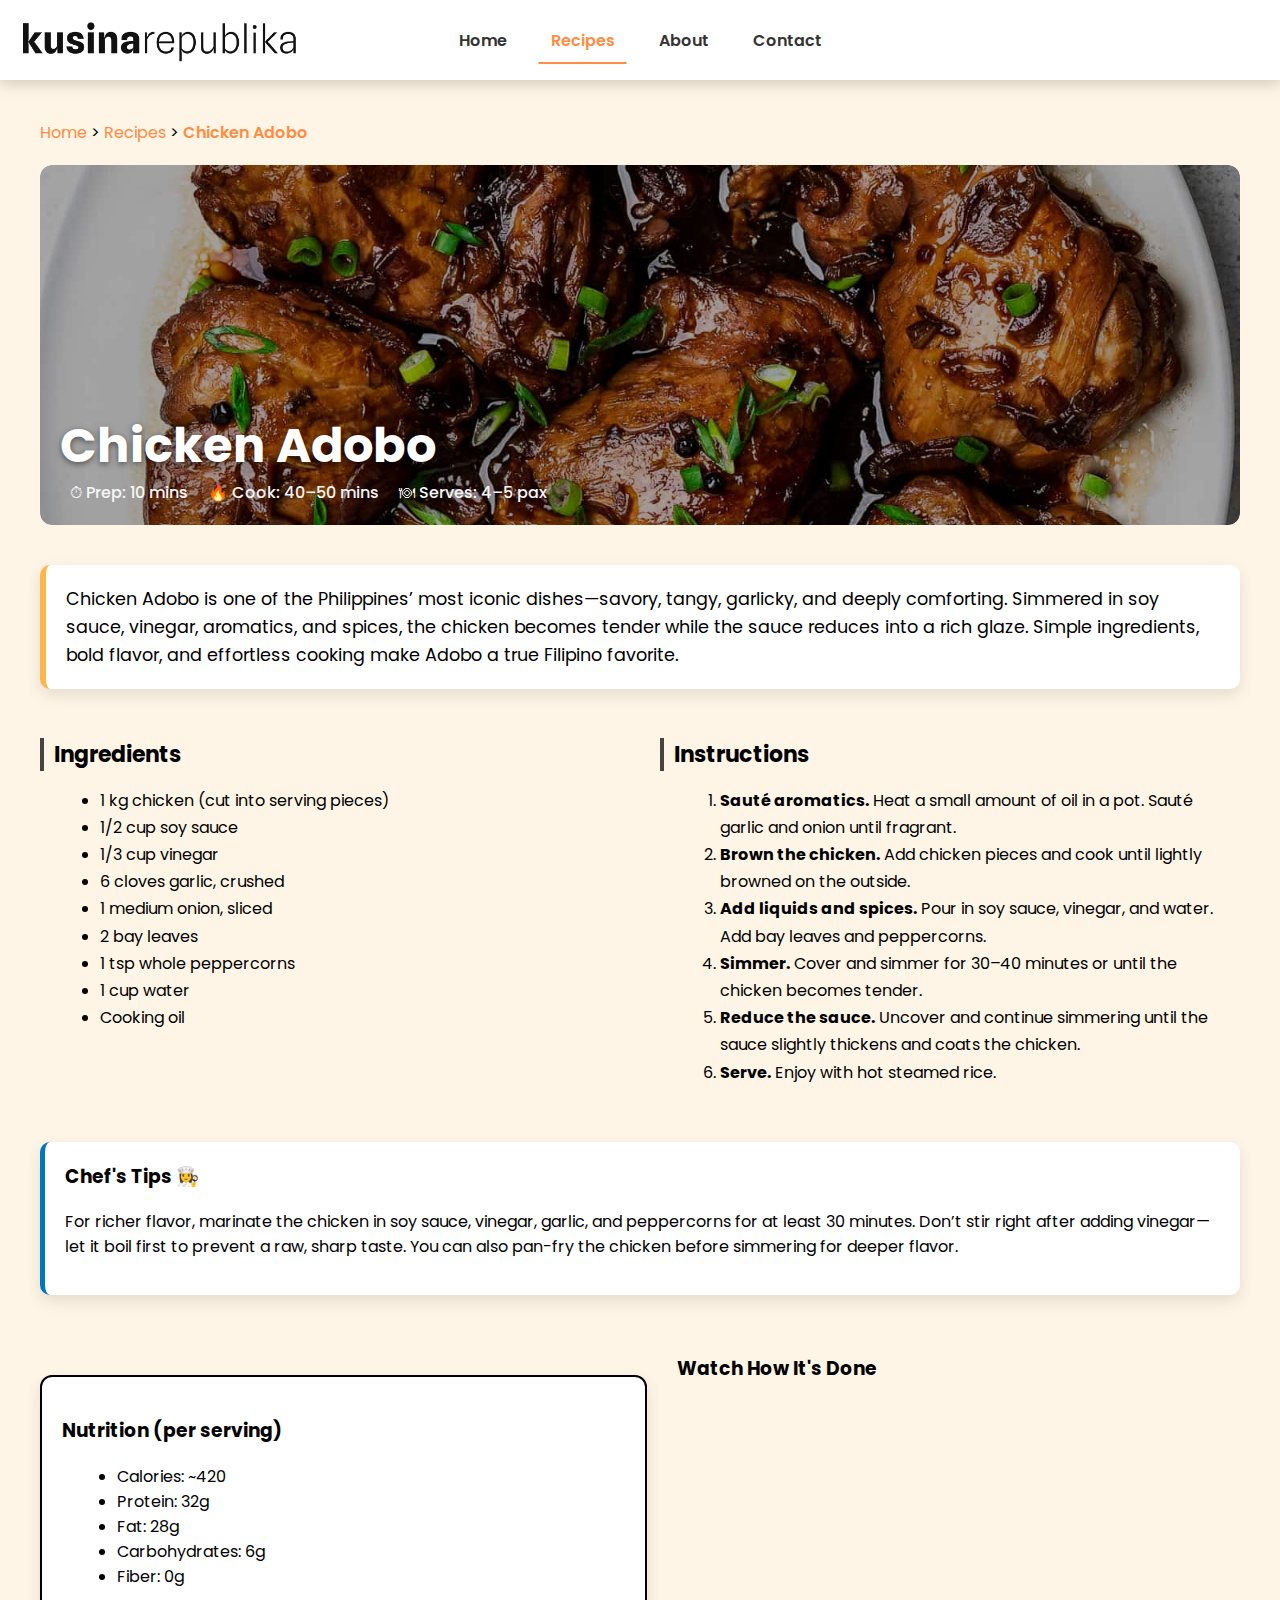
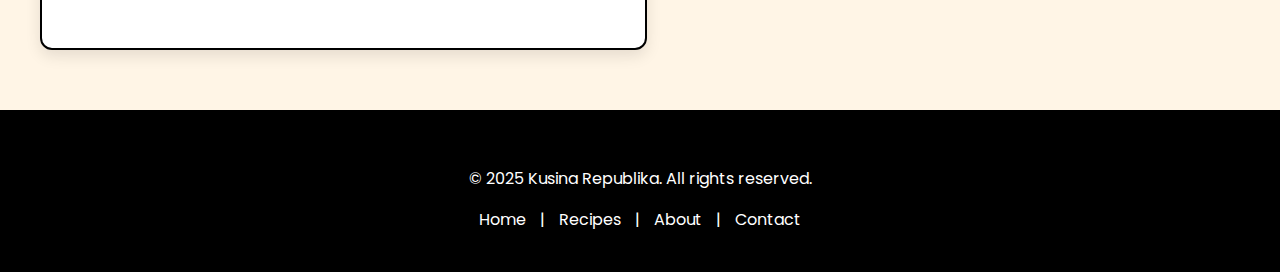
<file: adobo.html>
<!DOCTYPE html>
<html lang="en">
<head>
    <meta charset="UTF-8" />
    <meta name="viewport" content="width=device-width, initial-scale=1.0" />
    <title>Kusina Republika | Chicken Adobo</title>
    <link rel="stylesheet" href="css/style.css" />
    <link href="https://fonts.googleapis.com/css2?family=Poppins:wght@400;600&display=swap" rel="stylesheet">
    <style>
    .breadcrumbs {
        margin-bottom: 20px;
    }

    .breadcrumbs a {
        color: #ff8c42 !important;
        text-decoration: none;
    }
    .breadcrumbs a:hover {
        text-decoration: underline;
    }

    .recipe-page .container {
        max-width: 1200px;
        margin: 40px auto 0 auto;
        padding: 0 40px;
    }

    .hero {
        position: relative;
        margin-bottom: 40px;
        margin-top: 20px;
    }

    .hero-img {
        width: 100%;
        border-radius: 12px;
    }

    .hero-title {
        position: absolute;
        bottom: 20px;
        left: 20px;
        color: #fff;
        font-size: 3rem;
        text-shadow: 0 2px 6px rgba(0,0,0,0.5);
    }

    .hero-info {
        margin-top: 15px;
        font-size: 1rem;
    }

    .recipe-summary {
        font-size: 1.1rem;
        margin-bottom: 30px;
    }

    .recipe-columns {
        display: flex;
        gap: 40px;
        flex-wrap: wrap;
    }

    .ingredients, .instructions {
        flex: 1 1 45%;
    }

    .ingredients ul, .instructions ol {
        margin-left: 20px;
    }

    .tips-box, .nutrition {
        margin-top: 40px;
        background: #ffffff;
        padding: 20px;
        border-radius: 12px;
    }

    .page-wrapper {
        min-height: 100vh;
        display: flex;
        flex-direction: column;
    }

    main {
        flex: 1;
    }

    .extra-info-container {
        display: flex;
        gap: 30px;
        flex-wrap: wrap;
        margin-top: 40px;
        margin-bottom: 60px;
    }

    .nutrition {
        background-color: #fff;
        border: 2px solid #000;
        padding: 20px;
        flex: 1;
        min-width: 300px;
        box-shadow: 0 6px 15px rgba(0, 0, 0, 0.1);
    }

    .recipe-video {
        flex: 1;
        min-width: 300px;
    }

    .recipe-video h3 {
        margin-bottom: 10px;
    }

    body {
        display: flex;
        flex-direction: column;
        min-height: 100vh;
        margin: 0;
    }

    main.page-wrapper {
        flex: 1;
    }

    .hero {
        position: relative;
    }

    .hero-overlay {
        width: 100%;
        height: 100%;
        background-color: rgba(0, 0, 0, 0.35);
        pointer-events: none;
        position: absolute;
        top: 0;
        left: 0;
        border-radius: 12px;
    }

    body, html {
        background-color: #fff5e6;
        margin: 0;
        padding: 0;
        font-family: 'Poppins', sans-serif;
    }

    .recipe-summary, .tips-box {
        background-color: #fff;
        padding: 20px;
        border-radius: 10px;
        box-shadow: 0 6px 15px rgba(0, 0, 0, 0.1);
        margin-bottom: 30px;
    }
    </style>
</head>
<body>
    <header>
        <div class="logo">
            <img src="images/kusinarepublika.png" alt="Kusina Republika Logo">
        </div>
        <nav class="header-buttons">
            <a href="index.html">Home</a>
            <a href="recipes.html" class="active">Recipes</a>
            <a href="index.html#about">About</a>
            <a href="contact.html">Contact</a>
        </nav>
    </header>

    <div class="page-wrapper">
        <main class="recipe-page">
            <div class="container">
                <nav class="breadcrumbs">
                    <a href="index.html">Home</a> &gt;
                    <a href="recipes.html">Recipes</a> &gt;
                    <span>Chicken Adobo</span>
                </nav>

                <section class="hero">
                    <img src="images/adobo1.png" class="hero-img" alt="Chicken Adobo">
                    <div class="hero-overlay"></div>
                    <h1 class="hero-title">Chicken Adobo</h1>
                    <div class="hero-info">
                        <span>⏱ Prep: 10 mins</span>
                        <span>🔥 Cook: 40–50 mins</span>
                        <span>🍽 Serves: 4–5 pax</span>
                    </div>
                </section>

                <div class="recipe-summary">
                    Chicken Adobo is one of the Philippines’ most iconic dishes—savory, tangy, garlicky, and deeply comforting. Simmered in soy sauce, vinegar, aromatics, and spices, the chicken becomes tender while the sauce reduces into a rich glaze. Simple ingredients, bold flavor, and effortless cooking make Adobo a true Filipino favorite.
                </div>

                <div class="recipe-columns">
                    <div class="ingredients">
                        <h2>Ingredients</h2>
                        <ul>
                            <li>1 kg chicken (cut into serving pieces)</li>
                            <li>1/2 cup soy sauce</li>
                            <li>1/3 cup vinegar</li>
                            <li>6 cloves garlic, crushed</li>
                            <li>1 medium onion, sliced</li>
                            <li>2 bay leaves</li>
                            <li>1 tsp whole peppercorns</li>
                            <li>1 cup water</li>
                            <li>Cooking oil</li>
                        </ul>
                    </div>

                    <div class="instructions">
                        <h2>Instructions</h2>
                        <ol>
                            <li><b>Sauté aromatics.</b> Heat a small amount of oil in a pot. Sauté garlic and onion until fragrant.</li>
                            <li><b>Brown the chicken.</b> Add chicken pieces and cook until lightly browned on the outside.</li>
                            <li><b>Add liquids and spices.</b> Pour in soy sauce, vinegar, and water. Add bay leaves and peppercorns.</li>
                            <li><b>Simmer.</b> Cover and simmer for 30–40 minutes or until the chicken becomes tender.</li>
                            <li><b>Reduce the sauce.</b> Uncover and continue simmering until the sauce slightly thickens and coats the chicken.</li>
                            <li><b>Serve.</b> Enjoy with hot steamed rice.</li>
                        </ol>
                    </div>
                </div>

                <div class="tips-box">
                    <h3>Chef's Tips 👩‍🍳</h3>
                    <p>For richer flavor, marinate the chicken in soy sauce, vinegar, garlic, and peppercorns for at least 30 minutes. Don’t stir right after adding vinegar—let it boil first to prevent a raw, sharp taste. You can also pan-fry the chicken before simmering for deeper flavor.</p>
                </div>

                <div class="extra-info-container">
                    <div class="nutrition">
                        <h3>Nutrition (per serving)</h3>
                        <ul>
                            <li>Calories: ~420</li>
                            <li>Protein: 32g</li>
                            <li>Fat: 28g</li>
                            <li>Carbohydrates: 6g</li>
                            <li>Fiber: 0g</li>
                        </ul>
                    </div>

                    <div class="recipe-video">
                        <h3>Watch How It's Done</h3>
                        <iframe width="100%" height="250" src="https://www.youtube-nocookie.com/embed/wwapBsT0oc8?si=5i100KzrONqYfqEf" title="YouTube video player" frameborder="0" allow="accelerometer; autoplay; clipboard-write; encrypted-media; gyroscope; picture-in-picture; web-share" referrerpolicy="strict-origin-when-cross-origin" allowfullscreen></iframe>
                    </div>
                </div>
            </div>
        </main>

        <footer>
            <p>&copy; 2025 Kusina Republika. All rights reserved.</p>
            <div>
                <a href="index.html">Home</a> |
                <a href="recipes.html">Recipes</a> |
                <a href="index.html#about">About</a> |
                <a href="contact.html">Contact</a>
            </div>
        </footer>
    </div>
</body>
</html>
</file>
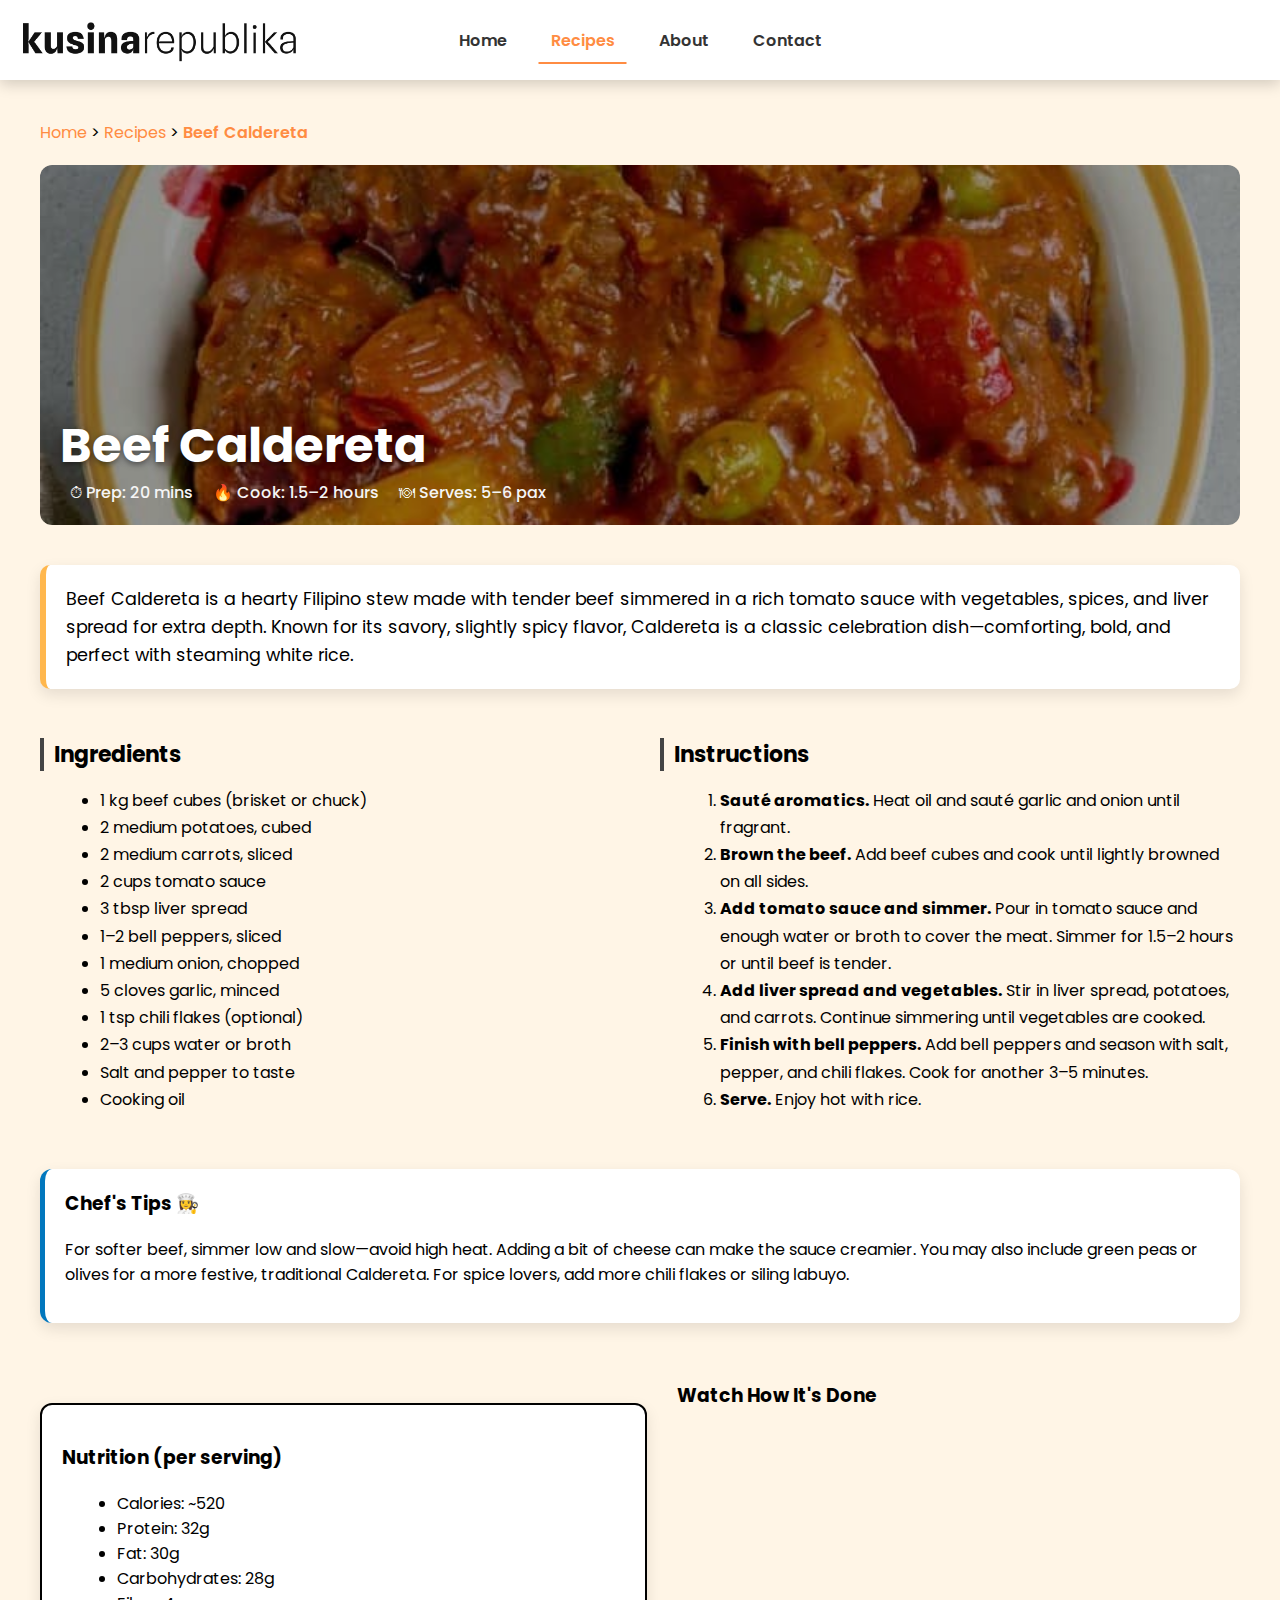
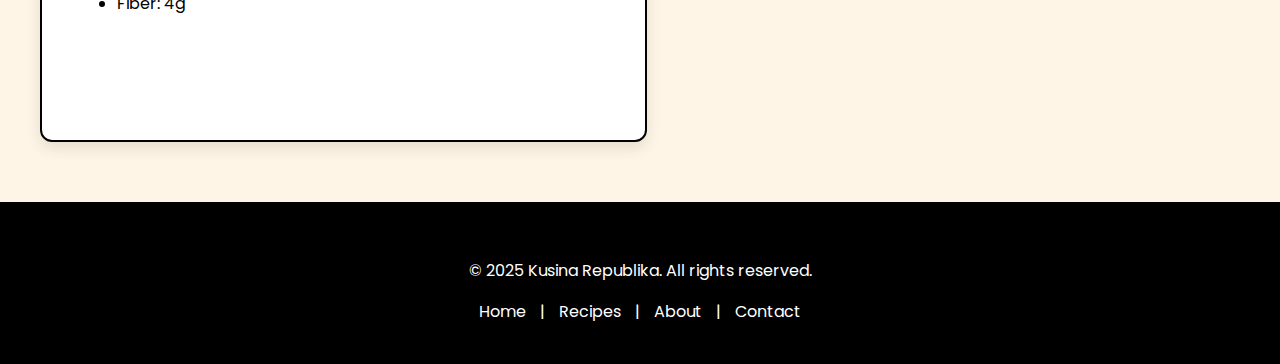
<file: beef-caldereta.html>
<!DOCTYPE html>
<html lang="en">
<head>
    <meta charset="UTF-8" />
    <meta name="viewport" content="width=device-width, initial-scale=1.0" />
    <title>Kusina Republika | Beef Caldereta</title>
    <link rel="stylesheet" href="css/style.css" />
    <link href="https://fonts.googleapis.com/css2?family=Poppins:wght@400;600&display=swap" rel="stylesheet">
    <style>
    .breadcrumbs {
        margin-bottom: 20px; 
    }

    .breadcrumbs a {
        color: #ff8c42 !important;
        text-decoration: none;
    }
    .breadcrumbs a:hover {
        text-decoration: underline;
    }

    .recipe-page .container {
        max-width: 1200px;
        margin: 40px auto 0 auto;
        padding: 0 40px;
    }

    .hero {
        position: relative;
        margin-bottom: 40px;
        margin-top: 20px;
    }

    .hero-img {
        width: 100%;
        border-radius: 12px;
    }

    .hero-title {
        position: absolute;
        bottom: 20px;
        left: 20px;
        color: #fff;
        font-size: 3rem;
        text-shadow: 0 2px 6px rgba(0,0,0,0.5);
    }

    .hero-info {
        margin-top: 15px;
        font-size: 1rem;
    }

    .recipe-summary {
        font-size: 1.1rem;
        margin-bottom: 30px;
        background-color: #fff;
        padding: 20px;
        border-radius: 10px;
        box-shadow: 0 6px 15px rgba(0,0,0,0.1);
    }

    .recipe-columns {
        display: flex;
        gap: 40px;
        flex-wrap: wrap;
    }

    .ingredients, .instructions {
        flex: 1 1 45%;
    }

    .ingredients ul, .instructions ol {
        margin-left: 20px;
    }

    .tips-box, .nutrition {
        margin-top: 40px;
        background: #ffffff;
        padding: 20px;
        border-radius: 12px;
        box-shadow: 0 6px 15px rgba(0,0,0,0.1);
    }

    .extra-info-container {
        display: flex;
        gap: 30px;
        flex-wrap: wrap;
        margin-top: 40px;
        margin-bottom: 60px;
    }

    .nutrition {
        flex: 1;
        min-width: 300px;
        border: 2px solid #000;
    }

    .recipe-video {
        flex: 1;
        min-width: 300px;
    }

    .recipe-video h3 {
        margin-bottom: 10px;
    }

    body {
        display: flex;
        flex-direction: column;
        min-height: 100vh;
        margin: 0;
        background-color: #fff5e6;
        font-family: 'Poppins', sans-serif;
    }

    main.page-wrapper {
        flex: 1;
    }

    .hero-overlay {
        width: 100%;
        height: 100%;
        background-color: rgba(0, 0, 0, 0.35);
        pointer-events: none;
    }
    </style>
</head>
<body>
<header>
    <div class="logo">
        <img src="images/kusinarepublika.png" alt="Kusina Republika Logo">
    </div>
    <nav class="header-buttons">
        <a href="index.html">Home</a>
        <a href="recipes.html" class="active">Recipes</a>
        <a href="index.html#about">About</a>
        <a href="contact.html">Contact</a>
    </nav>
</header>

<div class="page-wrapper">
    <main class="recipe-page">
        <div class="container">
            <nav class="breadcrumbs">
                <a href="index.html">Home</a> &gt;
                <a href="recipes.html">Recipes</a> &gt;
                <span>Beef Caldereta</span>
            </nav>

            <section class="hero">
                <img src="images/beefcaldereta1.png" class="hero-img" alt="Beef Caldereta">
                <div class="hero-overlay"></div>
                <h1 class="hero-title">Beef Caldereta</h1>
                <div class="hero-info">
                    <span>⏱ Prep: 20 mins</span>
                    <span>🔥 Cook: 1.5–2 hours</span>
                    <span>🍽 Serves: 5–6 pax</span>
                </div>
            </section>

            <div class="recipe-summary">
                Beef Caldereta is a hearty Filipino stew made with tender beef simmered in a rich tomato sauce with vegetables, spices, and liver spread for extra depth. Known for its savory, slightly spicy flavor, Caldereta is a classic celebration dish—comforting, bold, and perfect with steaming white rice.
            </div>

            <div class="recipe-columns">
                <div class="ingredients">
                    <h2>Ingredients</h2>
                    <ul>
                        <li>1 kg beef cubes (brisket or chuck)</li>
                        <li>2 medium potatoes, cubed</li>
                        <li>2 medium carrots, sliced</li>
                        <li>2 cups tomato sauce</li>
                        <li>3 tbsp liver spread</li>
                        <li>1–2 bell peppers, sliced</li>
                        <li>1 medium onion, chopped</li>
                        <li>5 cloves garlic, minced</li>
                        <li>1 tsp chili flakes (optional)</li>
                        <li>2–3 cups water or broth</li>
                        <li>Salt and pepper to taste</li>
                        <li>Cooking oil</li>
                    </ul>
                </div>

                <div class="instructions">
                    <h2>Instructions</h2>
                    <ol>
                        <li><b>Sauté aromatics.</b> Heat oil and sauté garlic and onion until fragrant.</li>
                        <li><b>Brown the beef.</b> Add beef cubes and cook until lightly browned on all sides.</li>
                        <li><b>Add tomato sauce and simmer.</b> Pour in tomato sauce and enough water or broth to cover the meat. Simmer for 1.5–2 hours or until beef is tender.</li>
                        <li><b>Add liver spread and vegetables.</b> Stir in liver spread, potatoes, and carrots. Continue simmering until vegetables are cooked.</li>
                        <li><b>Finish with bell peppers.</b> Add bell peppers and season with salt, pepper, and chili flakes. Cook for another 3–5 minutes.</li>
                        <li><b>Serve.</b> Enjoy hot with rice.</li>
                    </ol>
                </div>
            </div>

            <div class="tips-box">
                <h3>Chef's Tips 👩‍🍳</h3>
                <p>For softer beef, simmer low and slow—avoid high heat. Adding a bit of cheese can make the sauce creamier. You may also include green peas or olives for a more festive, traditional Caldereta. For spice lovers, add more chili flakes or siling labuyo.</p>
            </div>

            <div class="extra-info-container">
                <div class="nutrition">
                    <h3>Nutrition (per serving)</h3>
                    <ul>
                        <li>Calories: ~520</li>
                        <li>Protein: 32g</li>
                        <li>Fat: 30g</li>
                        <li>Carbohydrates: 28g</li>
                        <li>Fiber: 4g</li>
                    </ul>
                </div>

                <div class="recipe-video">
                    <h3>Watch How It's Done</h3>
                    <iframe width="560" height="315" src="https://www.youtube-nocookie.com/embed/7jyJZkVvyzo?si=cFZBzkT0ZmtPkAe7" title="YouTube video player" frameborder="0" allow="accelerometer; autoplay; clipboard-write; encrypted-media; gyroscope; picture-in-picture; web-share" referrerpolicy="strict-origin-when-cross-origin" allowfullscreen></iframe>
                </div>
            </div>
        </div>
    </main>

    <footer>
        <p>&copy; 2025 Kusina Republika. All rights reserved.</p>
        <div>
            <a href="index.html">Home</a> |
            <a href="recipes.html">Recipes</a> |
            <a href="index.html#about">About</a> |
            <a href="contact.html">Contact</a>
        </div>
    </footer>
</div>
</body>
</html>
</file>
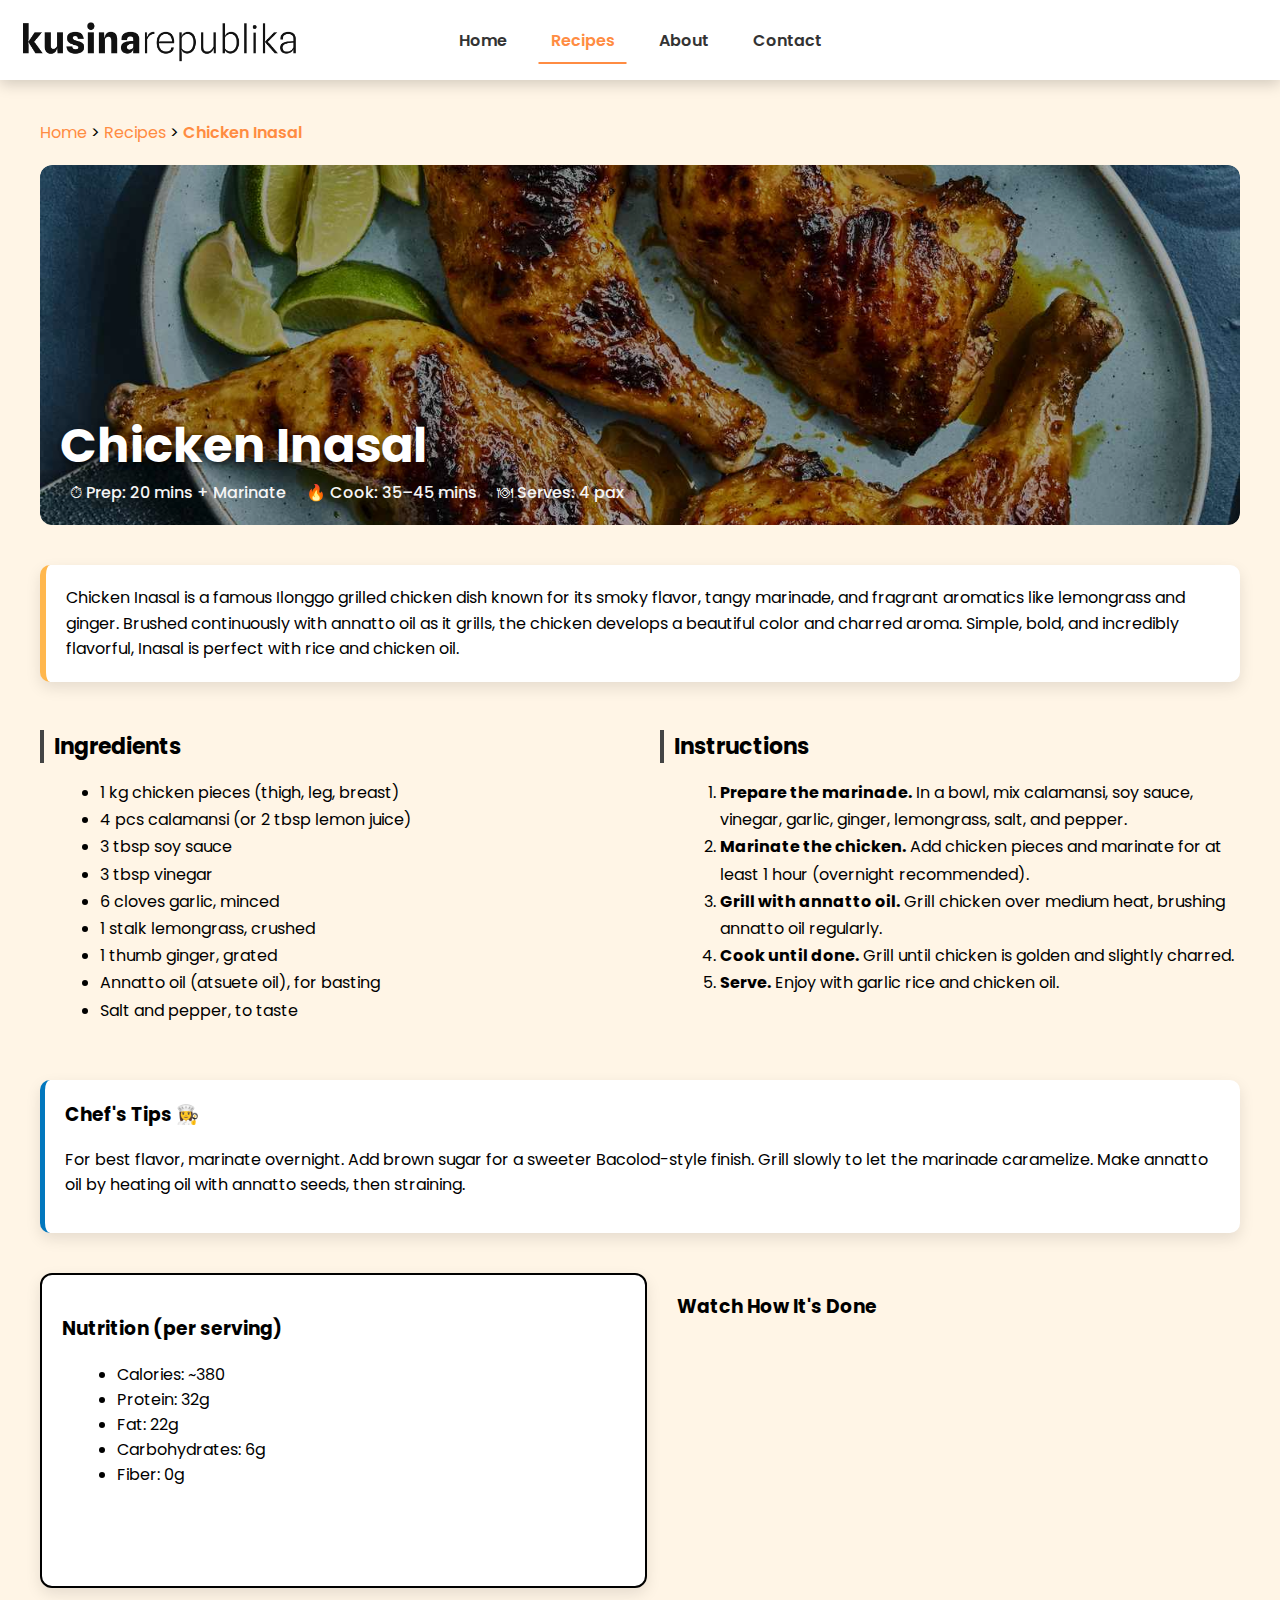
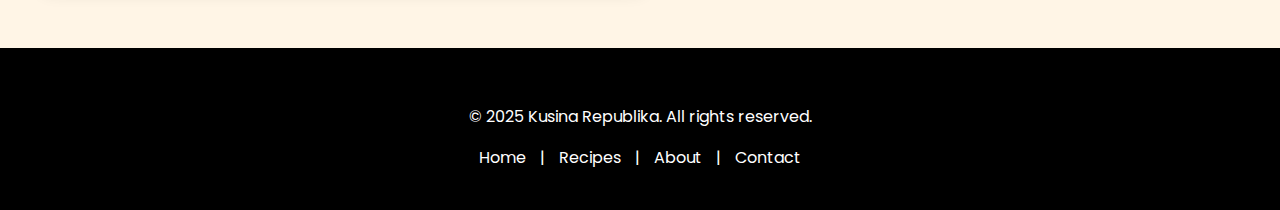
<file: chicken-inasal.html>
<!DOCTYPE html>
<html lang="en">
<head>
    <meta charset="UTF-8" />
    <meta name="viewport" content="width=device-width, initial-scale=1.0" />
    <title>Kusina Republika | Chicken Inasal</title>
    <link rel="stylesheet" href="css/style.css" />
    <link href="https://fonts.googleapis.com/css2?family=Poppins:wght@400;600&display=swap" rel="stylesheet">
    <style>
        body, html {
            margin: 0;
            padding: 0;
            font-family: 'Poppins', sans-serif;
            background-color: #fff5e6;
        }

        .page-wrapper {
            min-height: 100vh;
            display: flex;
            flex-direction: column;
        }

        main {
            flex: 1;
        }

        .container {
            max-width: 1200px;
            margin: 40px auto 0 auto;
            padding: 0 40px;
        }

        .breadcrumbs {
            margin-bottom: 20px;
        }

        .breadcrumbs a {
            color: #ff8c42 !important;
            text-decoration: none;
        }
        .breadcrumbs a:hover {
            text-decoration: underline;
        }

        .hero {
            position: relative;
            margin-bottom: 40px;
            margin-top: 20px;
        }

        .hero-img {
            width: 100%;
            box-shadow: 0 8px 20px rgba(0, 0, 0, 0.25);
            border-radius: 12px;
        }

        .hero-overlay {
            position: absolute;
            top: 0; left: 0;
            width: 100%;
            height: 100%;
            background-color: rgba(0,0,0,0.35);
            border-radius: 12px;
            pointer-events: none;
        }

        .hero-title {
            position: absolute;
            bottom: 20px;
            left: 20px;
            color: #fff;
            font-size: 3rem;
            text-shadow: 0 2px 6px rgba(0,0,0,0.5);
        }

        .hero-info {
            margin-top: 15px;
            font-size: 1rem;
        }

        .recipe-summary, .tips-box {
            background-color: #fff;
            padding: 20px;
            border-radius: 10px;
            box-shadow: 0 6px 15px rgba(0,0,0,0.1);
            margin-bottom: 30px;
        }

        .recipe-columns {
            display: flex;
            gap: 40px;
            flex-wrap: wrap;
        }

        .ingredients, .instructions {
            flex: 1 1 45%;
        }

        .ingredients ul, .instructions ol {
            margin-left: 20px;
        }

        .extra-info-container {
            display: flex;
            gap: 30px;
            flex-wrap: wrap;
            margin-top: 40px;
            margin-bottom: 60px;
        }

        .nutrition {
            background-color: #fff;
            border: 2px solid #000;
            border-radius: 12px;
            padding: 20px;
            flex: 1;
            min-width: 300px;
            box-shadow: 0 6px 15px rgba(0,0,0,0.1);
        }

        .recipe-video {
            flex: 1;
            min-width: 300px;
        }

        .recipe-video h3 {
            margin-bottom: 10px;
        }
    </style>
</head>
<body>
    <div class="page-wrapper">

        <header>
            <div class="logo">
                <img src="images/kusinarepublika.png" alt="Kusina Republika Logo">
            </div>
            <nav class="header-buttons">
                <a href="index.html">Home</a>
                <a href="recipes.html" class="active">Recipes</a>
                <a href="index.html#about">About</a>
                <a href="contact.html">Contact</a>
            </nav>
        </header>

        <main class="recipe-page">
            <div class="container">
                <nav class="breadcrumbs">
                    <a href="index.html">Home</a> &gt;
                    <a href="recipes.html">Recipes</a> &gt;
                    <span>Chicken Inasal</span>
                </nav>

                <section class="hero">
                    <img src="images/chickeninasal1.png" class="hero-img" alt="Chicken Inasal">
                    <div class="hero-overlay"></div>
                    <h1 class="hero-title">Chicken Inasal</h1>
                    <div class="hero-info">
                        <span>⏱ Prep: 20 mins + Marinate</span>
                        <span>🔥 Cook: 35–45 mins</span>
                        <span>🍽 Serves: 4 pax</span>
                    </div>
                </section>

                <div class="recipe-summary">
                    Chicken Inasal is a famous Ilonggo grilled chicken dish known for its smoky flavor, tangy marinade, and fragrant aromatics like lemongrass and ginger. Brushed continuously with annatto oil as it grills, the chicken develops a beautiful color and charred aroma. Simple, bold, and incredibly flavorful, Inasal is perfect with rice and chicken oil.
                </div>

                <div class="recipe-columns">
                    <div class="ingredients">
                        <h2>Ingredients</h2>
                        <ul>
                            <li>1 kg chicken pieces (thigh, leg, breast)</li>
                            <li>4 pcs calamansi (or 2 tbsp lemon juice)</li>
                            <li>3 tbsp soy sauce</li>
                            <li>3 tbsp vinegar</li>
                            <li>6 cloves garlic, minced</li>
                            <li>1 stalk lemongrass, crushed</li>
                            <li>1 thumb ginger, grated</li>
                            <li>Annatto oil (atsuete oil), for basting</li>
                            <li>Salt and pepper, to taste</li>
                        </ul>
                    </div>

                    <div class="instructions">
                        <h2>Instructions</h2>
                        <ol>
                            <li><b>Prepare the marinade.</b> In a bowl, mix calamansi, soy sauce, vinegar, garlic, ginger, lemongrass, salt, and pepper.</li>
                            <li><b>Marinate the chicken.</b> Add chicken pieces and marinate for at least 1 hour (overnight recommended).</li>
                            <li><b>Grill with annatto oil.</b> Grill chicken over medium heat, brushing annatto oil regularly.</li>
                            <li><b>Cook until done.</b> Grill until chicken is golden and slightly charred.</li>
                            <li><b>Serve.</b> Enjoy with garlic rice and chicken oil.</li>
                        </ol>
                    </div>
                </div>

                <div class="tips-box">
                    <h3>Chef's Tips 👩‍🍳</h3>
                    <p>For best flavor, marinate overnight. Add brown sugar for a sweeter Bacolod-style finish. Grill slowly to let the marinade caramelize. Make annatto oil by heating oil with annatto seeds, then straining.</p>
                </div>

                <div class="extra-info-container">
                    <div class="nutrition">
                        <h3>Nutrition (per serving)</h3>
                        <ul>
                            <li>Calories: ~380</li>
                            <li>Protein: 32g</li>
                            <li>Fat: 22g</li>
                            <li>Carbohydrates: 6g</li>
                            <li>Fiber: 0g</li>
                        </ul>
                    </div>
                    <div class="recipe-video">
                        <h3>Watch How It's Done</h3>
                        <iframe width="100%" height="250" src="https://www.youtube.com/embed/somevideoid" frameborder="0" allowfullscreen></iframe>
                    </div>
                </div>
            </div>
        </main>

        <footer>
            <p>&copy; 2025 Kusina Republika. All rights reserved.</p>
            <div>
                <a href="index.html">Home</a> |
                <a href="recipes.html">Recipes</a> |
                <a href="index.html#about">About</a> |
                <a href="contact.html">Contact</a>
            </div>
        </footer>

    </div>
</body>
</html>
</file>
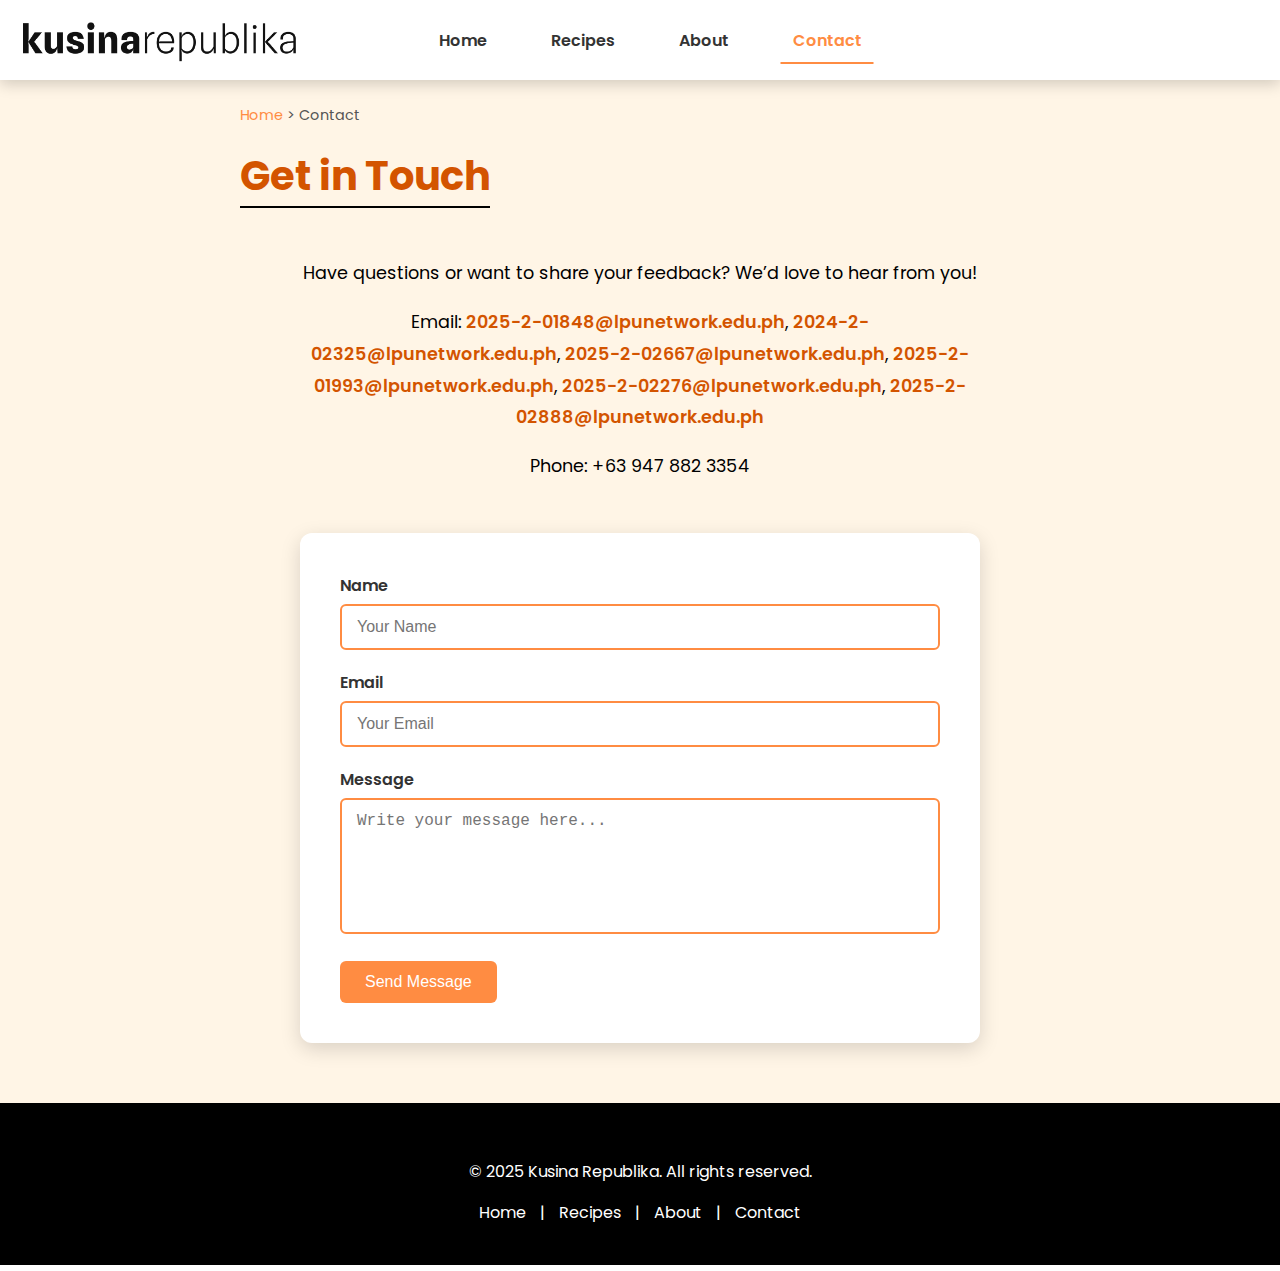
<file: contact.html>
<!DOCTYPE html>
<html lang="en">
<head>
    <meta charset="UTF-8">
    <meta name="viewport" content="width=device-width, initial-scale=1.0">
    <title>Kusina Republika | Contact</title>
    <link rel="stylesheet" href="css/style.css">
    <link href="https://fonts.googleapis.com/css2?family=Poppins:wght@400;600&display=swap" rel="stylesheet">
    <style>
        header {
            position: relative;
            display: flex;
            align-items: center;
            height: 80px;
            padding: 0 20px;
            background-color: #fff;
            box-shadow: 0 4px 14px rgba(0, 0, 0, 0.18);
            top: 0;
            z-index: 1000;
        }

        header .logo img {
            height: 40px;
            width: auto;
            margin-top: 35px;
        }

        header nav.header-buttons a {
            font-size: 1rem;
            font-weight: 600;
            margin-left: 20px;
            color: #333;
            text-decoration: none;
        }

        .header-buttons a.active {
            color: #ff8c42;
        }

        .contact-page {
            background-color: #fff5e6;
            padding: 25px 20px 60px 20px;
        }

        .contact-page .section-title {
            font-size: 2.5rem;
            text-align: center;
            color: #d35400;
            margin-top: 10px;
            margin-bottom: 50px;
        }

        .contact-page .contact-container,
        .contact-page .container {
            max-width: 800px;
            margin: 0 auto;
            padding: 0 20px;
        }

        .contact-page input,
        .contact-page textarea {
            width: 100%;
            padding: 12px 15px;
            margin-bottom: 20px;
            border-radius: 6px;
            border: 2px solid #ff8c42;
            box-sizing: border-box;
            font-size: 1rem;
            transition: border-color 0.3s, box-shadow 0.3s;
        }

        .contact-info {
            max-width: 700px;
            margin: 0 auto 50px auto;
            text-align: center;
            font-size: 1.1rem;
            line-height: 1.8;
        }

        .contact-info a {
            color: #d35400;
            text-decoration: none;
            font-weight: 600;
        }

        .contact-info a:hover {
            text-decoration: underline;
        }

        .contact-form-wrapper {
            max-width: 600px;
            margin: 0 auto;
            background: #fff;
            padding: 40px;
            border-radius: 12px;
            box-shadow: 0 6px 20px rgba(0,0,0,0.15);
        }

        .contact-form label {
            display: block;
            margin-bottom: 6px;
            font-weight: 600;
            color: #333;
        }

        .contact-page input:focus,
        .contact-page textarea:focus {
            outline: none;
            border-color: #ff7043;
            box-shadow: 0 0 5px rgba(255, 140, 66, 0.5);
        }

        .contact-form textarea {
            resize: none;
        }

        .contact-page button {
            padding: 12px 25px;
            font-size: 1rem;
            border-radius: 6px;
            border: none;
            background-color: #ff8c42;
            color: #fff;
            cursor: pointer;
            transition: 0.2s;
        }

        .contact-page button:hover {
            background-color: #ff7043;
        }

        .contact-page .breadcrumb a {
            color: #ff8c42 !important;
            text-decoration: none;
        }

        .contact-page .breadcrumb a:hover {
            text-decoration: underline;
        }

        @media (max-width: 600px) {
            .contact-form-wrapper {
                padding: 25px 20px;
            }
        }
    </style>
</head>
<body>

    <header>
        <div class="logo">
            <img src="images/kusinarepublika.png" alt="Kusina Republika Logo">
        </div>
        <nav class="header-buttons">
            <a href="index.html">Home</a>
            <a href="recipes.html">Recipes</a>
            <a href="index.html#about">About</a>
            <a href="contact.html" class="active">Contact</a>
        </nav>
    </header>

    <div class="page-wrapper">
        <main class="contact-page">
            <div class="container">
                <nav class="breadcrumb">
                    <a href="index.html">Home</a> &gt; 
                    <span>Contact</span>
                </nav>

                <h1 class="section-title">Get in Touch</h1>

                <div class="contact-info">
                    <p>Have questions or want to share your feedback? We’d love to hear from you!</p>
                    <p>Email: 
                        <a href="mailto:2025-2-01848@lpunetwork.edu.ph">2025-2-01848@lpunetwork.edu.ph</a>, 
                        <a href="mailto:2024-2-02325@lpunetwork.edu.ph">2024-2-02325@lpunetwork.edu.ph</a>, 
                        <a href="mailto:2025-2-02667@lpunetwork.edu.ph">2025-2-02667@lpunetwork.edu.ph</a>, 
                        <a href="mailto:2025-2-01993@lpunetwork.edu.ph">2025-2-01993@lpunetwork.edu.ph</a>,
                        <a href="mailto:2025-2-02276@lpunetwork.edu.ph">2025-2-02276@lpunetwork.edu.ph</a>,
                        <a href="mailto:2025-2-02888@lpunetwork.edu.ph">2025-2-02888@lpunetwork.edu.ph</a>
                    </p>
                    <p>Phone: +63 947 882 3354</p>
                </div>

                <div class="contact-form-wrapper">
                    <form class="contact-form" action="https://formsubmit.co/2025-2-01848@lpunetwork.edu.ph" method="POST">
                        <input type="hidden" name="_subject" value="New message from Kusina Republika Contact Form">
                        <input type="hidden" name="_captcha" value="false">

                        <label for="name">Name</label>
                        <input type="text" name="name" id="name" placeholder="Your Name" required>

                        <label for="email">Email</label>
                        <input type="email" name="email" id="email" placeholder="Your Email" required>

                        <label for="message">Message</label>
                        <textarea name="message" id="message" rows="6" placeholder="Write your message here..." required></textarea>

                        <button type="submit">Send Message</button>
                    </form>
                </div>
            </div>
        </main>

        <footer>
            <p>&copy; 2025 Kusina Republika. All rights reserved.</p>
            <div>
                <a href="index.html">Home</a> |
                <a href="recipes.html">Recipes</a> |
                <a href="index.html#about">About</a> |
                <a href="contact.html">Contact</a>
            </div>
        </footer>
    </div>

</body>
</html>
</file>
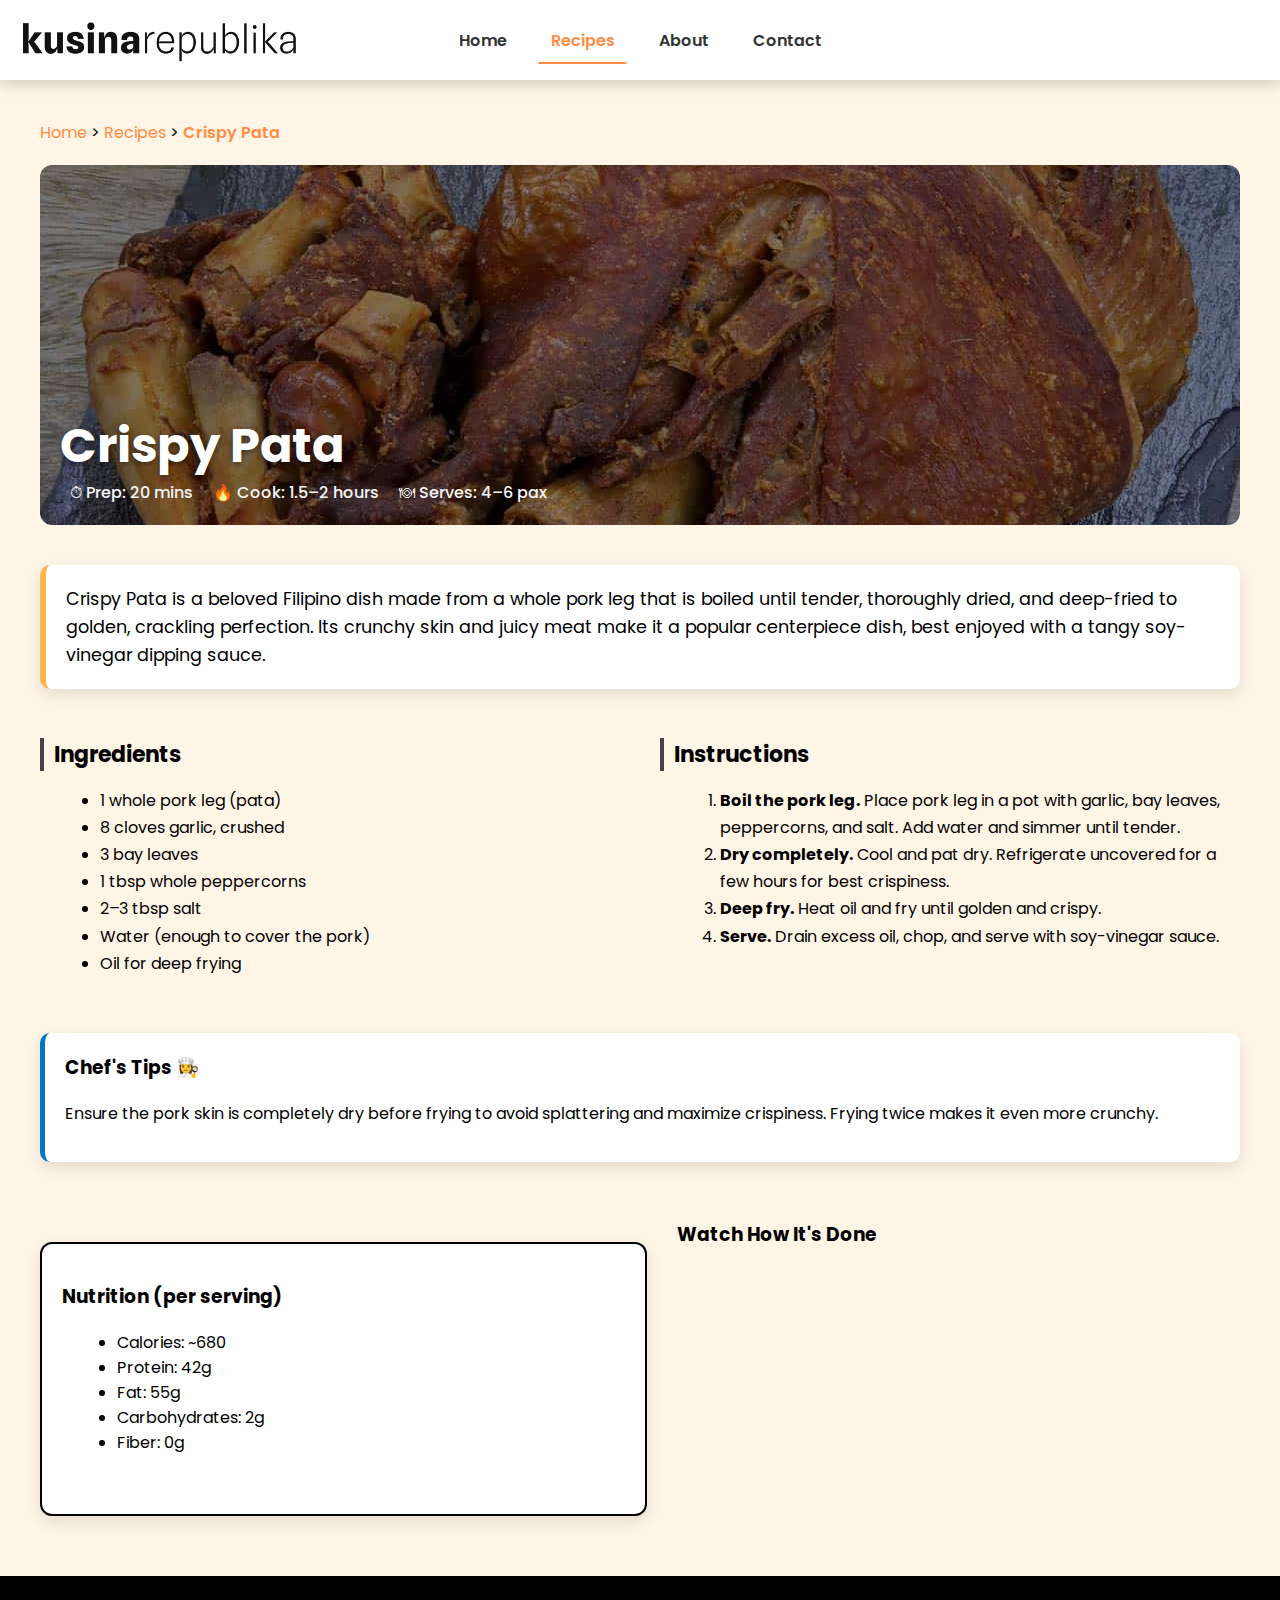
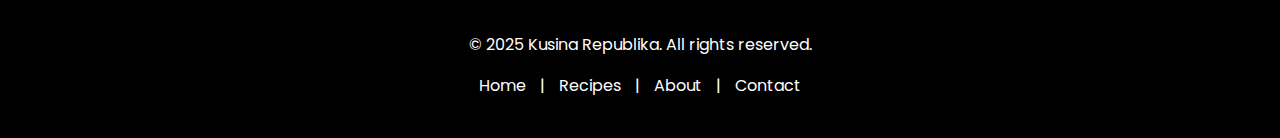
<file: crispy-pata.html>
<!DOCTYPE html>
<html lang="en">
<head>
    <meta charset="UTF-8" />
    <meta name="viewport" content="width=device-width, initial-scale=1.0" />
    <title>Kusina Republika | Crispy Pata</title>
    <link rel="stylesheet" href="css/style.css" />
    <link href="https://fonts.googleapis.com/css2?family=Poppins:wght@400;600&display=swap" rel="stylesheet">

    <style>
    .breadcrumbs { margin-bottom: 20px; }
    .breadcrumbs a { color: #ff8c42 !important; text-decoration: none; }
    .breadcrumbs a:hover { text-decoration: underline; }

    .recipe-page .container {
        max-width: 1200px;
        margin: 40px auto 0 auto;
        padding: 0 40px;
    }

    .hero {
        position: relative;
        margin-bottom: 40px;
        margin-top: 20px;
    }

    .hero-img {
        width: 100%;
        border-radius: 12px;
    }

    .hero-title {
        position: absolute;
        bottom: 20px;
        left: 20px;
        color: #fff;
        font-size: 3rem;
        text-shadow: 0 2px 6px rgba(0,0,0,0.5);
    }

    .hero-info { margin-top: 15px; font-size: 1rem; }
    .recipe-summary { font-size: 1.1rem; margin-bottom: 30px; }

    .recipe-columns {
        display: flex;
        gap: 40px;
        flex-wrap: wrap;
    }

    .ingredients, .instructions { flex: 1 1 45%; }
    .ingredients ul, .instructions ol { margin-left: 20px; }

    .tips-box, .nutrition {
        margin-top: 40px;
        background: #ffffff;
        padding: 20px;
        border-radius: 12px;
    }

    .page-wrapper {
        min-height: 100vh;
        display: flex;
        flex-direction: column;
    }

    main { flex: 1; }

    .extra-info-container {
        display: flex;
        gap: 30px;
        flex-wrap: wrap;
        margin-top: 40px;
        margin-bottom: 60px;
    }

    .nutrition {
        background-color: #fff;
        border: 2px solid #000;
        padding: 20px;
        flex: 1;
        min-width: 300px;
        box-shadow: 0 6px 15px rgba(0, 0, 0, 0.1);
    }

    .recipe-video { flex: 1; min-width: 300px; }
    .recipe-video h3 { margin-bottom: 10px; }

    body {
        display: flex;
        flex-direction: column;
        min-height: 100vh;
        margin: 0;
    }

    .hero-overlay {
        width: 100%;
        height: 100%;
        background-color: rgba(0, 0, 0, 0.35);
        position: absolute;
        top: 0;
        left: 0;
    }

    body, html {
        background-color: #fff5e6;
        margin: 0;
        padding: 0;
        font-family: 'Poppins', sans-serif;
    }

    .recipe-summary, .tips-box {
        background-color: #fff;
        padding: 20px;
        border-radius: 10px;
        box-shadow: 0 6px 15px rgba(0, 0, 0, 0.1);
        margin-bottom: 30px;
    }
    </style>
</head>

<body>

<header>
    <div class="logo">
        <img src="images/kusinarepublika.png" alt="Kusina Republika Logo">
    </div>
    <nav class="header-buttons">
        <a href="index.html">Home</a>
        <a href="recipes.html" class="active">Recipes</a>
        <a href="index.html#about">About</a>
        <a href="contact.html">Contact</a>
    </nav>
</header>

<div class="page-wrapper">
    <main class="recipe-page">
        <div class="container">

            <nav class="breadcrumbs">
                <a href="index.html">Home</a> &gt;
                <a href="recipes.html">Recipes</a> &gt;
                <span>Crispy Pata</span>
            </nav>

            <section class="hero">
                <img src="images/crispypata1.png" class="hero-img" alt="Crispy Pata">
                <div class="hero-overlay"></div>
                <h1 class="hero-title">Crispy Pata</h1>
                <div class="hero-info">
                    <span>⏱ Prep: 20 mins</span>
                    <span>🔥 Cook: 1.5–2 hours</span>
                    <span>🍽 Serves: 4–6 pax</span>
                </div>
            </section>

            <div class="recipe-summary">
                Crispy Pata is a beloved Filipino dish made from a whole pork leg that is boiled until tender, thoroughly dried, and deep-fried to golden, crackling perfection. Its crunchy skin and juicy meat make it a popular centerpiece dish, best enjoyed with a tangy soy-vinegar dipping sauce.
            </div>

            <div class="recipe-columns">
                <div class="ingredients">
                    <h2>Ingredients</h2>
                    <ul>
                        <li>1 whole pork leg (pata)</li>
                        <li>8 cloves garlic, crushed</li>
                        <li>3 bay leaves</li>
                        <li>1 tbsp whole peppercorns</li>
                        <li>2–3 tbsp salt</li>
                        <li>Water (enough to cover the pork)</li>
                        <li>Oil for deep frying</li>
                    </ul>
                </div>

                <div class="instructions">
                    <h2>Instructions</h2>
                    <ol>
                        <li><b>Boil the pork leg.</b> Place pork leg in a pot with garlic, bay leaves, peppercorns, and salt. Add water and simmer until tender.</li>
                        <li><b>Dry completely.</b> Cool and pat dry. Refrigerate uncovered for a few hours for best crispiness.</li>
                        <li><b>Deep fry.</b> Heat oil and fry until golden and crispy.</li>
                        <li><b>Serve.</b> Drain excess oil, chop, and serve with soy-vinegar sauce.</li>
                    </ol>
                </div>
            </div>

            <div class="tips-box">
                <h3>Chef's Tips 👩‍🍳</h3>
                <p>Ensure the pork skin is completely dry before frying to avoid splattering and maximize crispiness. Frying twice makes it even more crunchy.</p>
            </div>

            <div class="extra-info-container">
                <div class="nutrition">
                    <h3>Nutrition (per serving)</h3>
                    <ul>
                        <li>Calories: ~680</li>
                        <li>Protein: 42g</li>
                        <li>Fat: 55g</li>
                        <li>Carbohydrates: 2g</li>
                        <li>Fiber: 0g</li>
                    </ul>
                </div>

                <div class="recipe-video">
                    <h3>Watch How It's Done</h3>
                    <iframe width="100%" height="250" src="https://www.youtube-nocookie.com/embed/UjjkRzojZZ0?si=Q-B_AMrbroI4hoVZ" frameborder="0" allowfullscreen></iframe>
                </div>
            </div>

        </div>
    </main>

    <footer>
        <p>&copy; 2025 Kusina Republika. All rights reserved.</p>
        <div>
            <a href="index.html">Home</a> |
            <a href="recipes.html">Recipes</a> |
            <a href="index.html#about">About</a> |
            <a href="contact.html">Contact</a>
        </div>
    </footer>

</div>

</body>
</html>
</file>
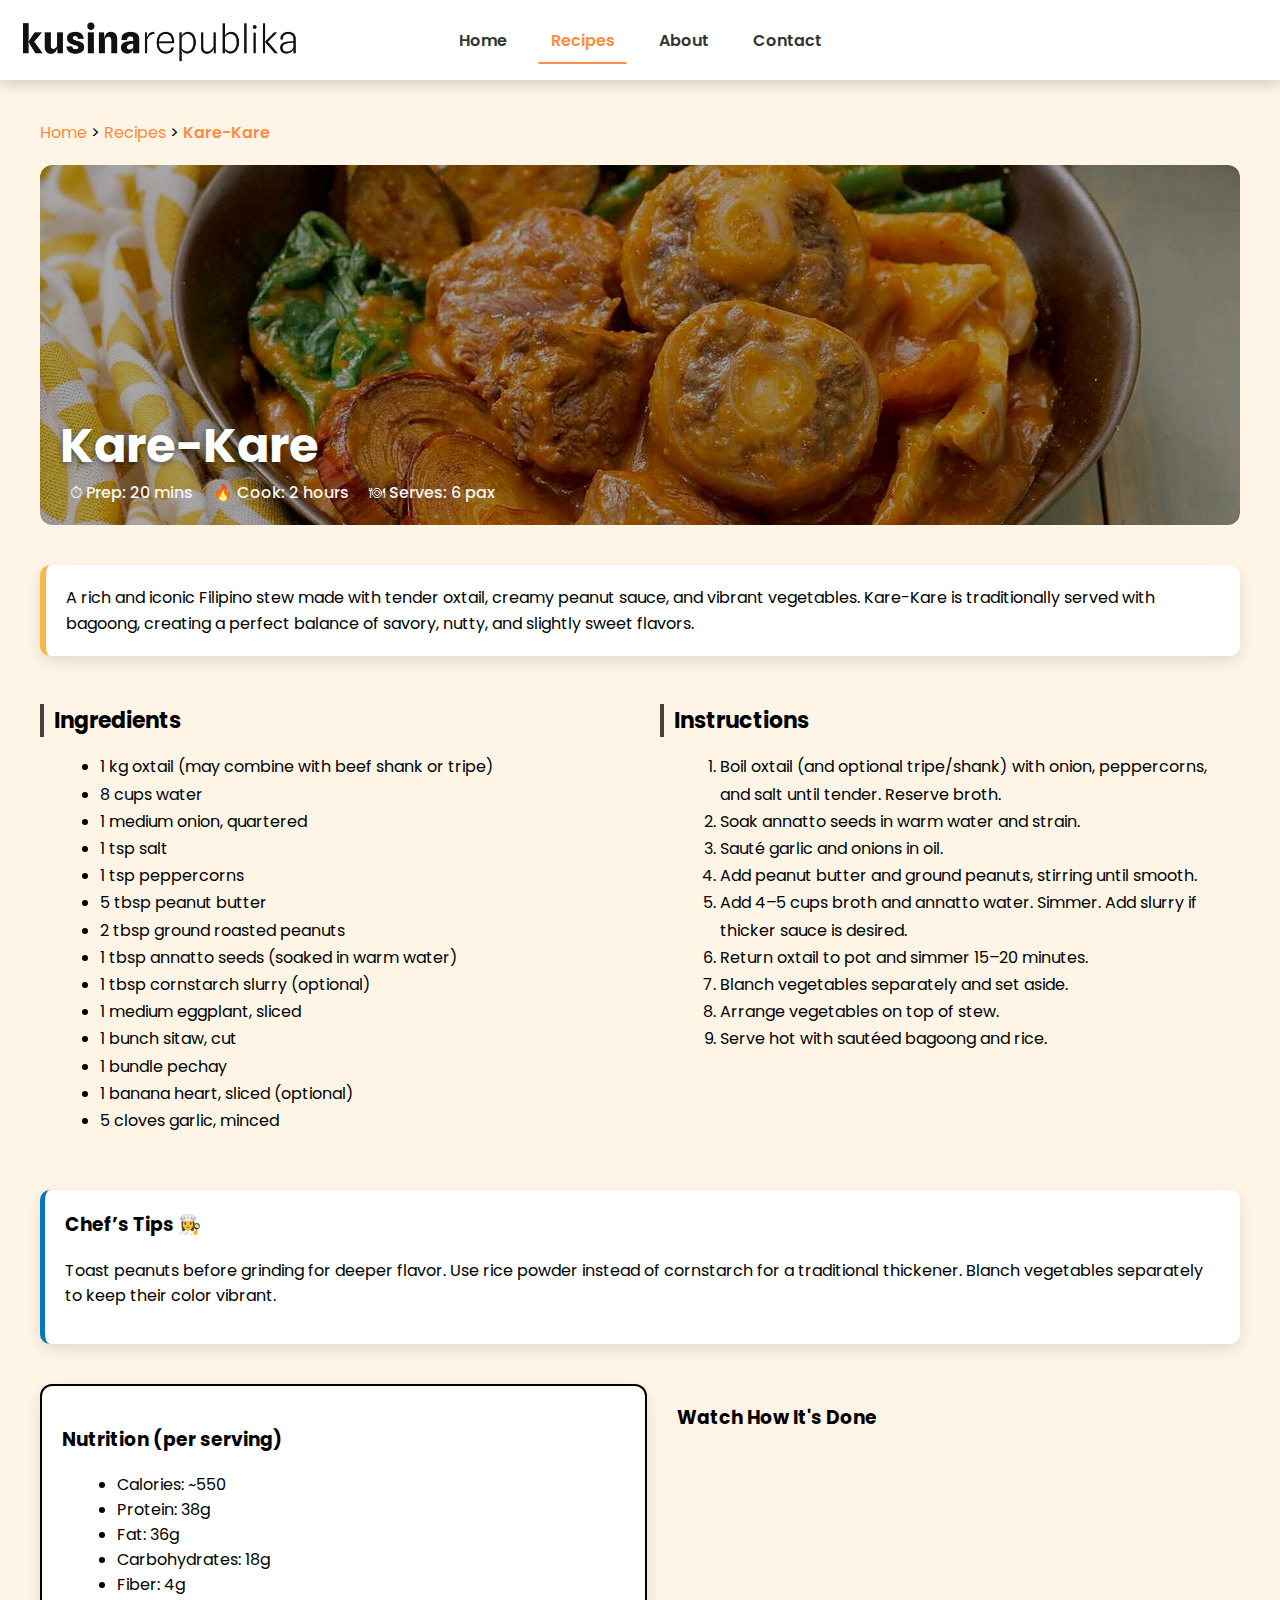
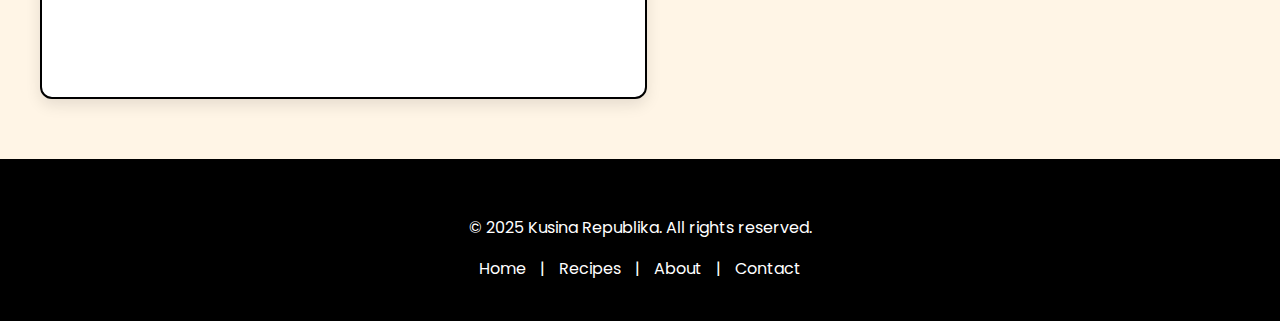
<file: kare-kare.html>
<!DOCTYPE html>
<html lang="en">
<head>
    <meta charset="UTF-8" />
    <meta name="viewport" content="width=device-width, initial-scale=1.0" />
    <title>Kusina Republika | Kare-Kare</title>
    <link rel="stylesheet" href="css/style.css" />
    <link href="https://fonts.googleapis.com/css2?family=Poppins:wght@400;600&display=swap" rel="stylesheet">

    <style>
        body, html {
            margin: 0;
            padding: 0;
            font-family: 'Poppins', sans-serif;
            background-color: #fff5e6;
        }

        .page-wrapper {
            min-height: 100vh;
            display: flex;
            flex-direction: column;
        }

        main {
            flex: 1;
        }

        .container {
            max-width: 1200px;
            margin: 40px auto 0 auto;
            padding: 0 40px;
        }

        .breadcrumbs {
            margin-bottom: 20px;
        }

        .breadcrumbs a {
            color: #ff8c42 !important;
            text-decoration: none;
        }

        .breadcrumbs a:hover {
            text-decoration: underline;
        }

        .hero {
            position: relative;
            margin-bottom: 40px;
            margin-top: 20px;
        }

        .hero-img {
            width: 100%;
            border-radius: 12px;
        }

        .hero-overlay {
            position: absolute;
            top: 0; 
            left: 0;
            width: 100%;
            height: 100%;
            background-color: rgba(0,0,0,0.35);
            border-radius: 12px;
        }

        .hero-title {
            position: absolute;
            bottom: 20px;
            left: 20px;
            color: #fff;
            font-size: 3rem;
            text-shadow: 0 2px 6px rgba(0,0,0,0.5);
        }

        .hero-info {
            margin-top: 15px;
            font-size: 1rem;
        }

        .recipe-summary, .tips-box {
            background-color: #fff;
            padding: 20px;
            border-radius: 10px;
            box-shadow: 0 6px 15px rgba(0,0,0,0.1);
            margin-bottom: 30px;
        }

        .recipe-columns {
            display: flex;
            gap: 40px;
            flex-wrap: wrap;
        }

        .ingredients, .instructions {
            flex: 1 1 45%;
        }

        .ingredients ul, .instructions ol {
            margin-left: 20px;
        }

        .extra-info-container {
            display: flex;
            gap: 30px;
            flex-wrap: wrap;
            margin-top: 40px;
            margin-bottom: 60px;
        }

        .nutrition {
            background-color: #fff;
            border: 2px solid #000;
            border-radius: 12px;
            padding: 20px;
            flex: 1;
            min-width: 300px;
            box-shadow: 0 6px 15px rgba(0,0,0,0.1);
        }

        .recipe-video {
            flex: 1;
            min-width: 300px;
        }

        .recipe-video h3 {
            margin-bottom: 10px;
        }
    </style>
</head>

<body>

<header>
    <div class="logo">
        <img src="images/kusinarepublika.png" alt="Kusina Republika Logo">
    </div>
    <nav class="header-buttons">
        <a href="index.html">Home</a>
        <a href="recipes.html" class="active">Recipes</a>
        <a href="index.html#about">About</a>
        <a href="contact.html">Contact</a>
    </nav>
</header>

<div class="page-wrapper">
    <main class="recipe-page">
        <div class="container">

            <nav class="breadcrumbs">
                <a href="index.html">Home</a> &gt;
                <a href="recipes.html">Recipes</a> &gt;
                <span>Kare-Kare</span>
            </nav>

            <section class="hero">
                <img src="images/karekare1.png" class="hero-img" alt="Kare-Kare">
                <div class="hero-overlay"></div>
                <h1 class="hero-title">Kare-Kare</h1>
                <div class="hero-info">
                    <span>⏱ Prep: 20 mins</span>
                    <span>🔥 Cook: 2 hours</span>
                    <span>🍽 Serves: 6 pax</span>
                </div>
            </section>

            <div class="recipe-summary">
                A rich and iconic Filipino stew made with tender oxtail, creamy peanut sauce, and vibrant vegetables. Kare-Kare is traditionally served with bagoong, creating a perfect balance of savory, nutty, and slightly sweet flavors.
            </div>

            <div class="recipe-columns">
                <div class="ingredients">
                    <h2>Ingredients</h2>
                    <ul>
                        <li>1 kg oxtail (may combine with beef shank or tripe)</li>
                        <li>8 cups water</li>
                        <li>1 medium onion, quartered</li>
                        <li>1 tsp salt</li>
                        <li>1 tsp peppercorns</li>
                        <li>5 tbsp peanut butter</li>
                        <li>2 tbsp ground roasted peanuts</li>
                        <li>1 tbsp annatto seeds (soaked in warm water)</li>
                        <li>1 tbsp cornstarch slurry (optional)</li>
                        <li>1 medium eggplant, sliced</li>
                        <li>1 bunch sitaw, cut</li>
                        <li>1 bundle pechay</li>
                        <li>1 banana heart, sliced (optional)</li>
                        <li>5 cloves garlic, minced</li>
                    </ul>
                </div>

                <div class="instructions">
                    <h2>Instructions</h2>
                    <ol>
                        <li>Boil oxtail (and optional tripe/shank) with onion, peppercorns, and salt until tender. Reserve broth.</li>
                        <li>Soak annatto seeds in warm water and strain.</li>
                        <li>Sauté garlic and onions in oil.</li>
                        <li>Add peanut butter and ground peanuts, stirring until smooth.</li>
                        <li>Add 4–5 cups broth and annatto water. Simmer. Add slurry if thicker sauce is desired.</li>
                        <li>Return oxtail to pot and simmer 15–20 minutes.</li>
                        <li>Blanch vegetables separately and set aside.</li>
                        <li>Arrange vegetables on top of stew.</li>
                        <li>Serve hot with sautéed bagoong and rice.</li>
                    </ol>
                </div>
            </div>

            <div class="tips-box">
                <h3>Chef’s Tips 👩‍🍳</h3>
                <p>Toast peanuts before grinding for deeper flavor. Use rice powder instead of cornstarch for a traditional thickener. Blanch vegetables separately to keep their color vibrant.</p>
            </div>

            <div class="extra-info-container">
                <div class="nutrition">
                    <h3>Nutrition (per serving)</h3>
                    <ul>
                        <li>Calories: ~550</li>
                        <li>Protein: 38g</li>
                        <li>Fat: 36g</li>
                        <li>Carbohydrates: 18g</li>
                        <li>Fiber: 4g</li>
                    </ul>
                </div>

                <div class="recipe-video">
                    <h3>Watch How It's Done</h3>
                    <iframe width="100%" height="250" src="https://www.youtube-nocookie.com/embed/DZ5HpF6B0kw?si=aaIX-yqFaYzjmxf1" frameborder="0" allowfullscreen></iframe>
                </div>
            </div>

        </div>
    </main>

    <footer>
        <p>&copy; 2025 Kusina Republika. All rights reserved.</p>
        <div>
            <a href="index.html">Home</a> |
            <a href="recipes.html">Recipes</a> |
            <a href="index.html#about">About</a> |
            <a href="contact.html">Contact</a>
        </div>
    </footer>
</div>

</body>
</html>
</file>
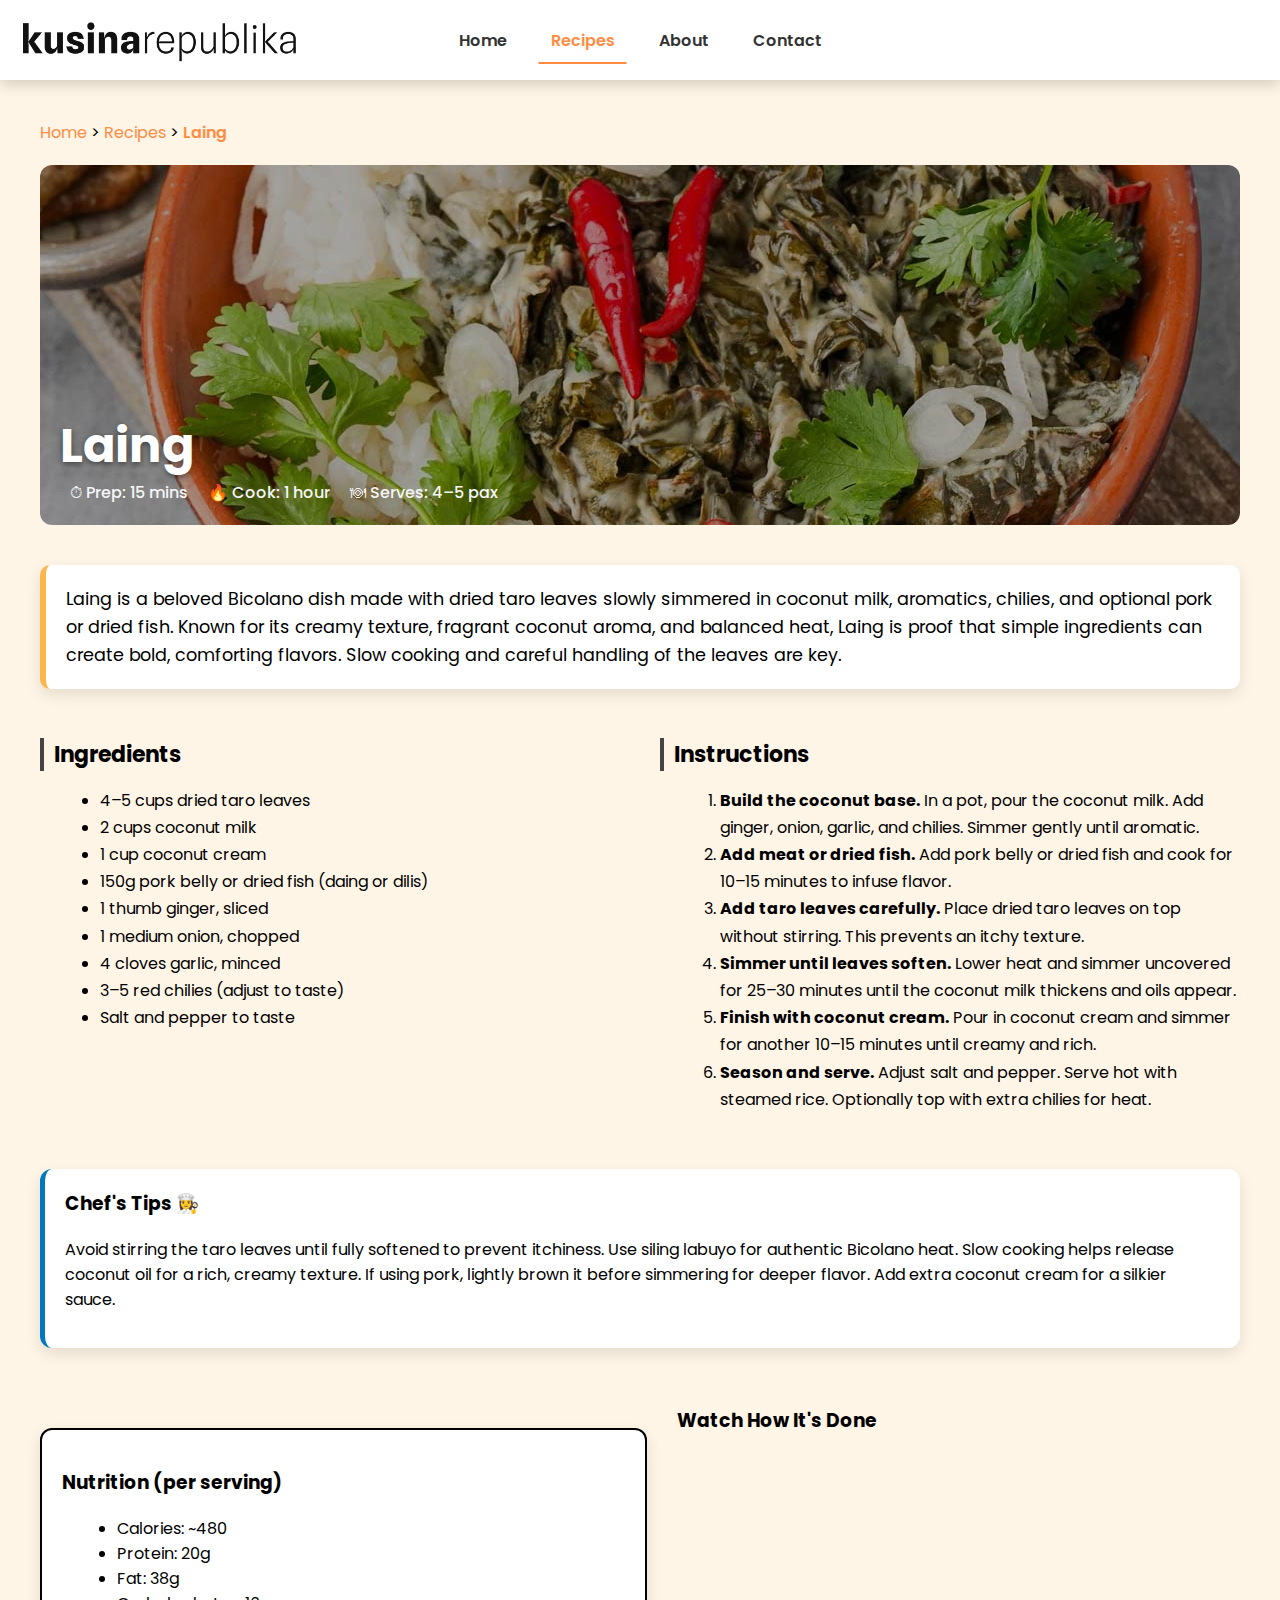
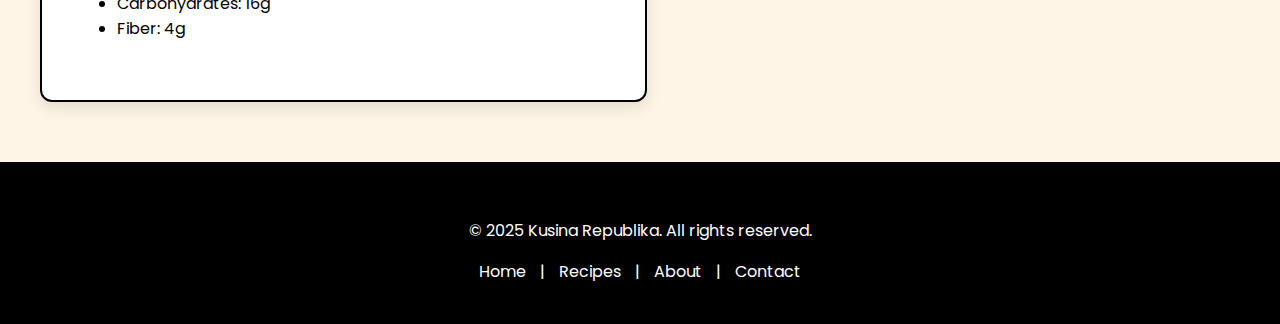
<file: laing.html>
<!DOCTYPE html>
<html lang="en">
<head>
    <meta charset="UTF-8" />
    <meta name="viewport" content="width=device-width, initial-scale=1.0" />
    <title>Kusina Republika | Laing</title>
    <link rel="stylesheet" href="css/style.css" />
    <link href="https://fonts.googleapis.com/css2?family=Poppins:wght@400;600&display=swap" rel="stylesheet">
    <style>
    .breadcrumbs {
        margin-bottom: 20px; 
    }

    .breadcrumbs a {
        color: #ff8c42 !important;
        text-decoration: none;
    }
    .breadcrumbs a:hover {
        text-decoration: underline;
    }

    .recipe-page .container {
        max-width: 1200px;
        margin: 40px auto 0 auto;
        padding: 0 40px;
    }

    .hero {
        position: relative;
        margin-bottom: 40px;
        margin-top: 20px;
    }

    .hero-img {
        width: 100%;
        border-radius: 12px;
    }

    .hero-title {
        position: absolute;
        bottom: 20px;
        left: 20px;
        color: #fff;
        font-size: 3rem;
        text-shadow: 0 2px 6px rgba(0,0,0,0.5);
    }

    .hero-info {
        margin-top: 15px;
        font-size: 1rem;
    }

    .recipe-summary {
        font-size: 1.1rem;
        margin-bottom: 30px;
        background-color: #fff;
        padding: 20px;
        border-radius: 10px;
        box-shadow: 0 6px 15px rgba(0,0,0,0.1);
    }

    .recipe-columns {
        display: flex;
        gap: 40px;
        flex-wrap: wrap;
    }

    .ingredients, .instructions {
        flex: 1 1 45%;
    }

    .ingredients ul, .instructions ol {
        margin-left: 20px;
    }

    .tips-box, .nutrition {
        margin-top: 40px;
        background: #ffffff;
        padding: 20px;
        border-radius: 12px;
        box-shadow: 0 6px 15px rgba(0,0,0,0.1);
    }

    .extra-info-container {
        display: flex;
        gap: 30px;
        flex-wrap: wrap;
        margin-top: 40px;
        margin-bottom: 60px;
    }

    .nutrition {
        flex: 1;
        min-width: 300px;
        border: 2px solid #000;
    }

    .recipe-video {
        flex: 1;
        min-width: 300px;
    }

    .recipe-video h3 {
        margin-bottom: 10px;
    }

    body {
        display: flex;
        flex-direction: column;
        min-height: 100vh;
        margin: 0;
        background-color: #fff5e6;
        font-family: 'Poppins', sans-serif;
    }

    main.page-wrapper {
        flex: 1;
    }

    .hero-overlay {
        width: 100%;
        height: 100%;
        background-color: rgba(0, 0, 0, 0.35);
        pointer-events: none;
    }
    </style>
</head>
<body>
<header>
    <div class="logo">
        <img src="images/kusinarepublika.png" alt="Kusina Republika Logo">
    </div>
    <nav class="header-buttons">
        <a href="index.html">Home</a>
        <a href="recipes.html" class="active">Recipes</a>
        <a href="index.html#about">About</a>
        <a href="contact.html">Contact</a>
    </nav>
</header>

<div class="page-wrapper">
    <main class="recipe-page">
        <div class="container">
            <nav class="breadcrumbs">
                <a href="index.html">Home</a> &gt;
                <a href="recipes.html">Recipes</a> &gt;
                <span>Laing</span>
            </nav>

            <section class="hero">
                <img src="images/laing1.png" class="hero-img" alt="Laing">
                <div class="hero-overlay"></div>
                <h1 class="hero-title">Laing</h1>
                <div class="hero-info">
                    <span>⏱ Prep: 15 mins</span>
                    <span>🔥 Cook: 1 hour</span>
                    <span>🍽 Serves: 4–5 pax</span>
                </div>
            </section>

            <div class="recipe-summary">
                Laing is a beloved Bicolano dish made with dried taro leaves slowly simmered in coconut milk, aromatics, chilies, and optional pork or dried fish. Known for its creamy texture, fragrant coconut aroma, and balanced heat, Laing is proof that simple ingredients can create bold, comforting flavors. Slow cooking and careful handling of the leaves are key.
            </div>

            <div class="recipe-columns">
                <div class="ingredients">
                    <h2>Ingredients</h2>
                    <ul>
                        <li>4–5 cups dried taro leaves</li>
                        <li>2 cups coconut milk</li>
                        <li>1 cup coconut cream</li>
                        <li>150g pork belly or dried fish (daing or dilis)</li>
                        <li>1 thumb ginger, sliced</li>
                        <li>1 medium onion, chopped</li>
                        <li>4 cloves garlic, minced</li>
                        <li>3–5 red chilies (adjust to taste)</li>
                        <li>Salt and pepper to taste</li>
                    </ul>
                </div>

                <div class="instructions">
                    <h2>Instructions</h2>
                    <ol>
                        <li><b>Build the coconut base.</b> In a pot, pour the coconut milk. Add ginger, onion, garlic, and chilies. Simmer gently until aromatic.</li>
                        <li><b>Add meat or dried fish.</b> Add pork belly or dried fish and cook for 10–15 minutes to infuse flavor.</li>
                        <li><b>Add taro leaves carefully.</b> Place dried taro leaves on top without stirring. This prevents an itchy texture.</li>
                        <li><b>Simmer until leaves soften.</b> Lower heat and simmer uncovered for 25–30 minutes until the coconut milk thickens and oils appear.</li>
                        <li><b>Finish with coconut cream.</b> Pour in coconut cream and simmer for another 10–15 minutes until creamy and rich.</li>
                        <li><b>Season and serve.</b> Adjust salt and pepper. Serve hot with steamed rice. Optionally top with extra chilies for heat.</li>
                    </ol>
                </div>
            </div>

            <div class="tips-box">
                <h3>Chef's Tips 👩‍🍳</h3>
                <p>Avoid stirring the taro leaves until fully softened to prevent itchiness. Use siling labuyo for authentic Bicolano heat. Slow cooking helps release coconut oil for a rich, creamy texture. If using pork, lightly brown it before simmering for deeper flavor. Add extra coconut cream for a silkier sauce.</p>
            </div>

            <div class="extra-info-container">
                <div class="nutrition">
                    <h3>Nutrition (per serving)</h3>
                    <ul>
                        <li>Calories: ~480</li>
                        <li>Protein: 20g</li>
                        <li>Fat: 38g</li>
                        <li>Carbohydrates: 16g</li>
                        <li>Fiber: 4g</li>
                    </ul>
                </div>

                <div class="recipe-video">
                    <h3>Watch How It's Done</h3>
                    <iframe width="100%" height="250" src="https://www.youtube-nocookie.com/embed/y9k09vX44tA?si=gd2vcP43dmRiYIuN" title="YouTube video player" frameborder="0" allow="accelerometer; autoplay; clipboard-write; encrypted-media; gyroscope; picture-in-picture; web-share" referrerpolicy="strict-origin-when-cross-origin" allowfullscreen></iframe>
            </div>
        </div>
    </main>

    <footer>
        <p>&copy; 2025 Kusina Republika. All rights reserved.</p>
        <div>
            <a href="index.html">Home</a> |
            <a href="recipes.html">Recipes</a> |
            <a href="index.html#about">About</a> |
            <a href="contact.html">Contact</a>
        </div>
    </footer>
</div>
</body>
</html>
</file>
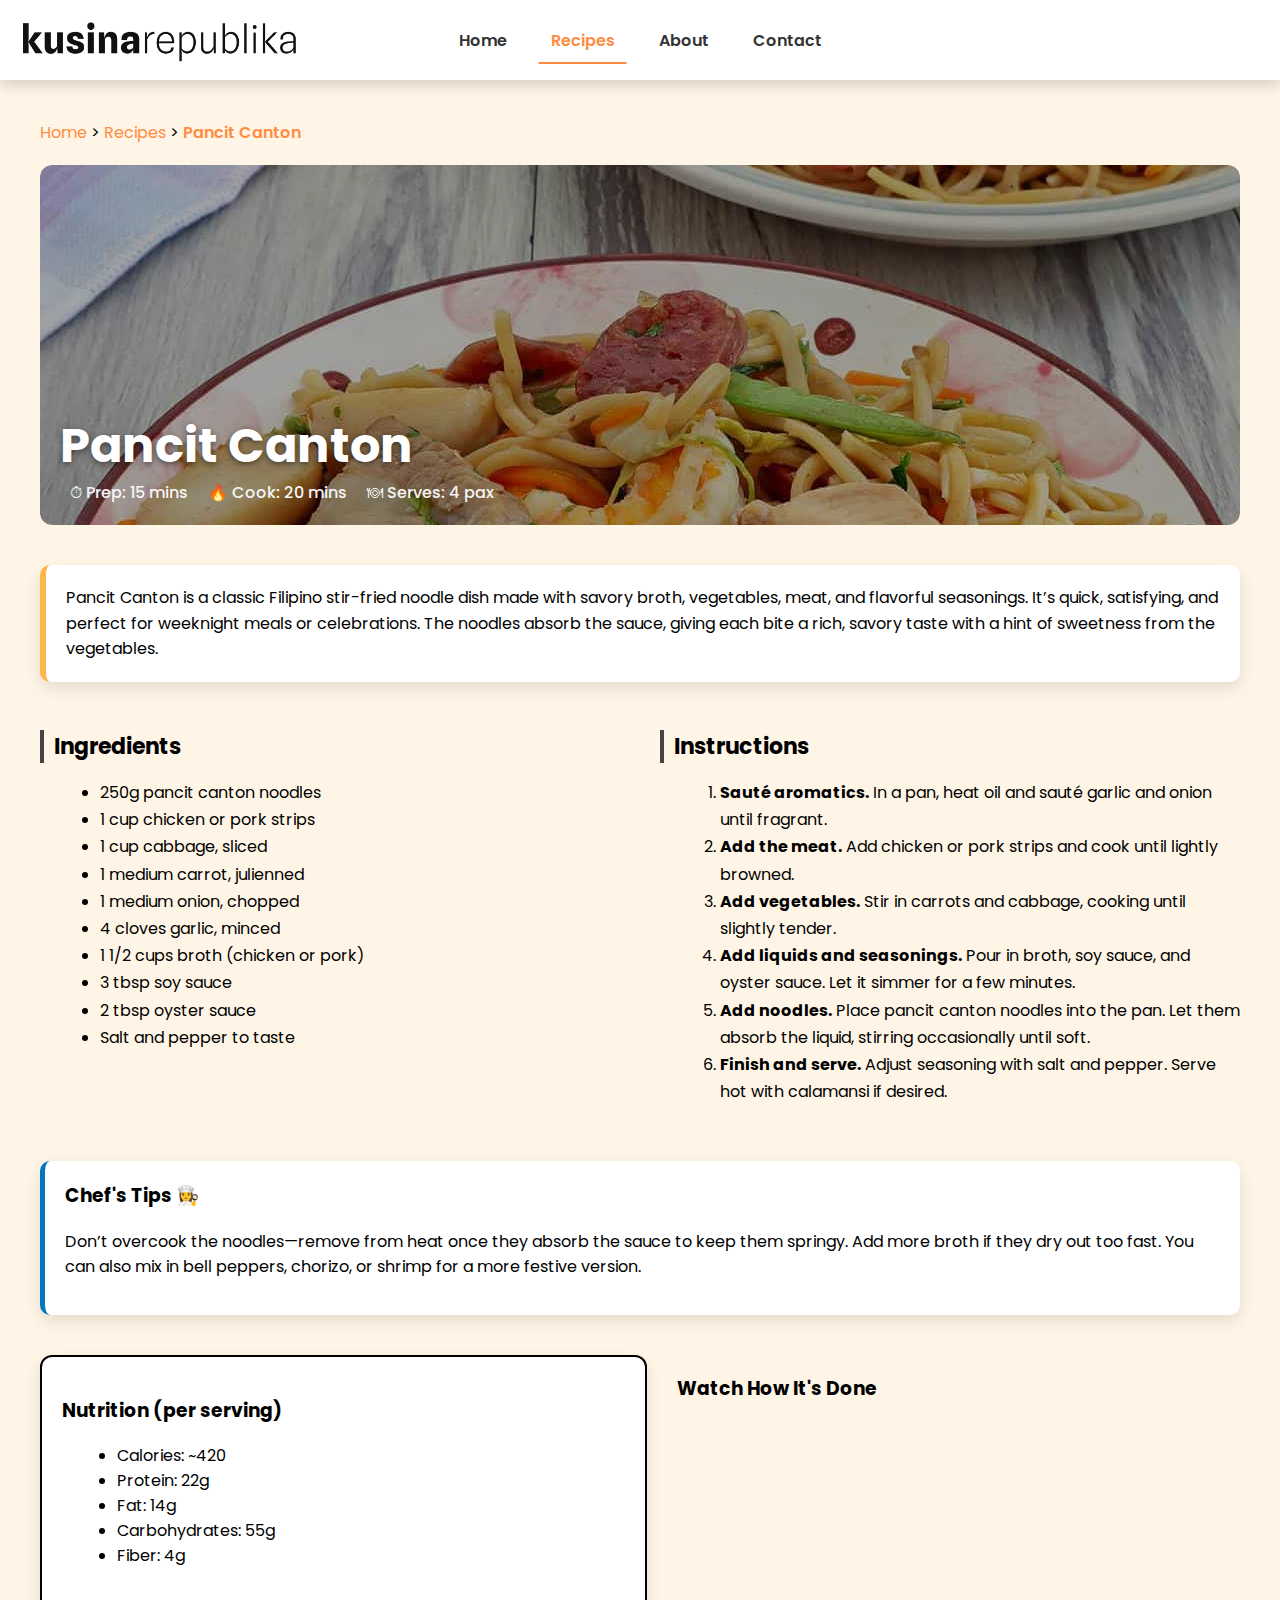
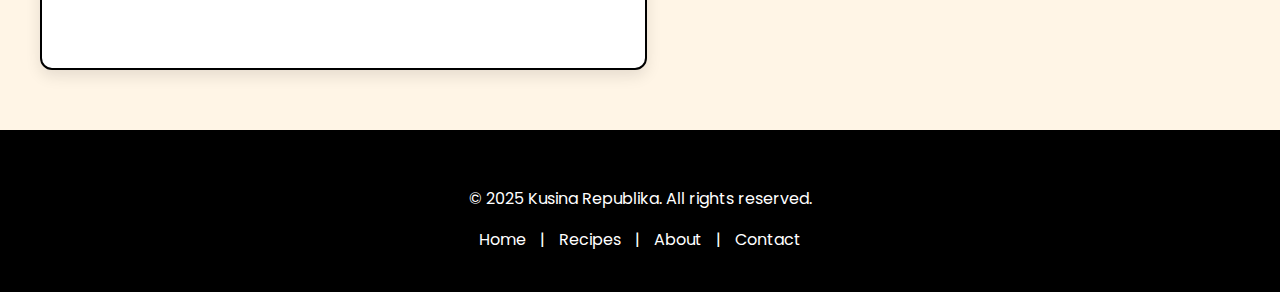
<file: pancit-canton.html>
<!DOCTYPE html>
<html lang="en">
<head>
    <meta charset="UTF-8" />
    <meta name="viewport" content="width=device-width, initial-scale=1.0" />
    <title>Kusina Republika | Pancit Canton</title>
    <link rel="stylesheet" href="css/style.css" />
    <link href="https://fonts.googleapis.com/css2?family=Poppins:wght@400;600&display=swap" rel="stylesheet">
    <style>
        body, html {
            margin: 0;
            padding: 0;
            font-family: 'Poppins', sans-serif;
            background-color: #fff5e6;
        }

        .page-wrapper {
            min-height: 100vh;
            display: flex;
            flex-direction: column;
        }

        main {
            flex: 1;
        }

        .container {
            max-width: 1200px;
            margin: 40px auto 0 auto;
            padding: 0 40px;
        }

        .breadcrumbs {
            margin-bottom: 20px;
        }

        .breadcrumbs a {
            color: #ff8c42 !important;
            text-decoration: none;
        }
        .breadcrumbs a:hover {
            text-decoration: underline;
        }

        .hero {
            position: relative;
            margin-bottom: 40px;
            margin-top: 20px;
        }

        .hero-img {
            width: 100%;
            border-radius: 12px;
        }

        .hero-overlay {
            position: absolute;
            top: 0; left: 0;
            width: 100%;
            height: 100%;
            background-color: rgba(0,0,0,0.35);
            border-radius: 12px;
        }

        .hero-title {
            position: absolute;
            bottom: 20px;
            left: 20px;
            color: #fff;
            font-size: 3rem;
            text-shadow: 0 2px 6px rgba(0,0,0,0.5);
        }

        .hero-info {
            margin-top: 15px;
            font-size: 1rem;
        }

        .recipe-summary, .tips-box {
            background-color: #fff;
            padding: 20px;
            border-radius: 10px;
            box-shadow: 0 6px 15px rgba(0,0,0,0.1);
            margin-bottom: 30px;
        }

        .recipe-columns {
            display: flex;
            gap: 40px;
            flex-wrap: wrap;
        }

        .ingredients, .instructions {
            flex: 1 1 45%;
        }

        .ingredients ul, .instructions ol {
            margin-left: 20px;
        }

        .extra-info-container {
            display: flex;
            gap: 30px;
            flex-wrap: wrap;
            margin-top: 40px;
            margin-bottom: 60px;
        }

        .nutrition {
            background-color: #fff;
            border: 2px solid #000;
            border-radius: 12px;
            padding: 20px;
            flex: 1;
            min-width: 300px;
            box-shadow: 0 6px 15px rgba(0,0,0,0.1);
        }

        .recipe-video {
            flex: 1;
            min-width: 300px;
        }

        .recipe-video h3 {
            margin-bottom: 10px;
        }
    </style>
</head>
<body>
    <header>
        <div class="logo">
            <img src="images/kusinarepublika.png" alt="Kusina Republika Logo">
        </div>
        <nav class="header-buttons">
            <a href="index.html">Home</a>
            <a href="recipes.html" class="active">Recipes</a>
            <a href="index.html#about">About</a>
            <a href="contact.html">Contact</a>
        </nav>
    </header>

    <div class="page-wrapper">
        <main class="recipe-page">
            <div class="container">

                <nav class="breadcrumbs">
                    <a href="index.html">Home</a> &gt;
                    <a href="recipes.html">Recipes</a> &gt;
                    <span>Pancit Canton</span>
                </nav>

                <section class="hero">
                    <img src="images/pancitcanton1.png" class="hero-img" alt="Pancit Canton">
                    <div class="hero-overlay"></div>
                    <h1 class="hero-title">Pancit Canton</h1>
                    <div class="hero-info">
                        <span>⏱ Prep: 15 mins</span>
                        <span>🔥 Cook: 20 mins</span>
                        <span>🍽 Serves: 4 pax</span>
                    </div>
                </section>

                <div class="recipe-summary">
                    Pancit Canton is a classic Filipino stir-fried noodle dish made with savory broth, vegetables, meat, and flavorful seasonings. It’s quick, satisfying, and perfect for weeknight meals or celebrations. The noodles absorb the sauce, giving each bite a rich, savory taste with a hint of sweetness from the vegetables.
                </div>

                <div class="recipe-columns">
                    <div class="ingredients">
                        <h2>Ingredients</h2>
                        <ul>
                            <li>250g pancit canton noodles</li>
                            <li>1 cup chicken or pork strips</li>
                            <li>1 cup cabbage, sliced</li>
                            <li>1 medium carrot, julienned</li>
                            <li>1 medium onion, chopped</li>
                            <li>4 cloves garlic, minced</li>
                            <li>1 1/2 cups broth (chicken or pork)</li>
                            <li>3 tbsp soy sauce</li>
                            <li>2 tbsp oyster sauce</li>
                            <li>Salt and pepper to taste</li>
                        </ul>
                    </div>

                    <div class="instructions">
                        <h2>Instructions</h2>
                        <ol>
                            <li><b>Sauté aromatics.</b> In a pan, heat oil and sauté garlic and onion until fragrant.</li>
                            <li><b>Add the meat.</b> Add chicken or pork strips and cook until lightly browned.</li>
                            <li><b>Add vegetables.</b> Stir in carrots and cabbage, cooking until slightly tender.</li>
                            <li><b>Add liquids and seasonings.</b> Pour in broth, soy sauce, and oyster sauce. Let it simmer for a few minutes.</li>
                            <li><b>Add noodles.</b> Place pancit canton noodles into the pan. Let them absorb the liquid, stirring occasionally until soft.</li>
                            <li><b>Finish and serve.</b> Adjust seasoning with salt and pepper. Serve hot with calamansi if desired.</li>
                        </ol>
                    </div>
                </div>

                <div class="tips-box">
                    <h3>Chef's Tips 👩‍🍳</h3>
                    <p>Don’t overcook the noodles—remove from heat once they absorb the sauce to keep them springy. Add more broth if they dry out too fast. You can also mix in bell peppers, chorizo, or shrimp for a more festive version.</p>
                </div>

                <div class="extra-info-container">
                    <div class="nutrition">
                        <h3>Nutrition (per serving)</h3>
                        <ul>
                            <li>Calories: ~420</li>
                            <li>Protein: 22g</li>
                            <li>Fat: 14g</li>
                            <li>Carbohydrates: 55g</li>
                            <li>Fiber: 4g</li>
                        </ul>
                    </div>
                    <div class="recipe-video">
                        <h3>Watch How It's Done</h3>
                        <iframe width="100%" height="250" src="https://www.youtube-nocookie.com/embed/P0b23E_bPb4?si=5ukSNXzusItSIaA-" title="YouTube video player" frameborder="0" allow="accelerometer; autoplay; clipboard-write; encrypted-media; gyroscope; picture-in-picture; web-share" referrerpolicy="strict-origin-when-cross-origin" allowfullscreen></iframe>
                    </div>
                </div>
            </div>
        </main>

        <footer>
            <p>&copy; 2025 Kusina Republika. All rights reserved.</p>
            <div>
                <a href="index.html">Home</a> |
                <a href="recipes.html">Recipes</a> |
                <a href="index.html#about">About</a> |
                <a href="contact.html">Contact</a>
            </div>
        </footer>
    </div>
</body>
</html>
</file>
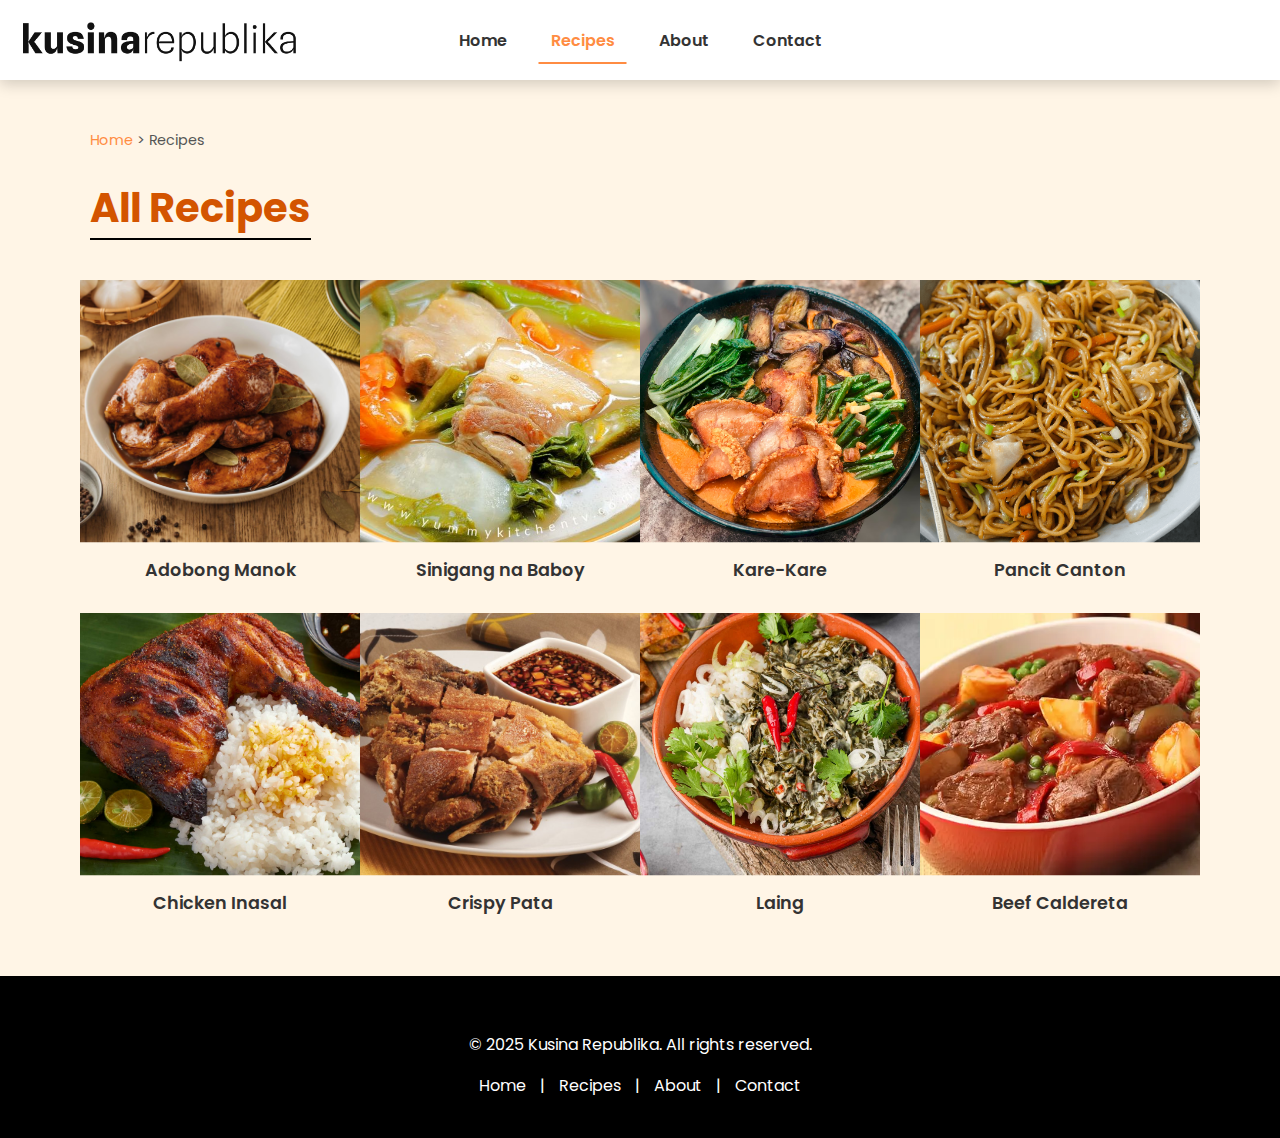
<file: recipes.html>
<!DOCTYPE html>
<html lang="en">
<head>
    <meta charset="UTF-8" />
    <meta name="viewport" content="width=device-width, initial-scale=1.0" />
    <title>Kusina Republika | Recipes</title>
    <link rel="stylesheet" href="css/style.css" />
    <link href="https://fonts.googleapis.com/css2?family=Poppins:wght@400;600&display=swap" rel="stylesheet">
    <style>
        .recipes-page .breadcrumb a {
            color: #ff8c42 !important;
            text-decoration: none !important;
        }
        .recipes-page .breadcrumb a:hover {
            text-decoration: underline !important;
        }
        .breadcrumb {
            margin-bottom: 5px;
            font-size: 0.9rem;
        }
        .recipes-page .container {
            max-width: 1100px;
            margin: 0px auto;
            padding: 0 20px;
        }
    </style>
</head>
<body>

<header>
    <div class="logo">
        <img src="images/kusinarepublika.png" alt="Kusina Republika Logo">
    </div>
    <nav class="header-buttons">
        <a href="index.html">Home</a>
        <a href="recipes.html" class="active">Recipes</a>
        <a href="index.html#about">About</a>
        <a href="contact.html">Contact</a>
    </nav>
</header>

<div class="page-wrapper">
    <main class="recipes-page">
        <div class="container">

            <nav class="breadcrumb">
                <a href="index.html">Home</a> &gt;
                <span>Recipes</span>
            </nav>

            <h1 class="section-title">All Recipes</h1>

            <div class="recipes-grid">
                <a href="adobo.html" class="recipe-link">
                    <div class="recipe-card">
                        <img src="images/adobo.png" alt="Adobong Manok" />
                        <div class="recipe-title">Adobong Manok</div>
                    </div>
                </a>

                <a href="sinigang.html" class="recipe-link">
                    <div class="recipe-card">
                        <img src="images/sinigang_baboy.jpg" alt="Sinigang na Baboy" />
                        <div class="recipe-title">Sinigang na Baboy</div>
                    </div>
                </a>

                <a href="kare-kare.html" class="recipe-link">
                    <div class="recipe-card">
                        <img src="images/karekare.jpg" alt="Kare-Kare" />
                        <div class="recipe-title">Kare-Kare</div>
                    </div>
                </a>

                <a href="pancit-canton.html" class="recipe-link">
                    <div class="recipe-card">
                        <img src="images/pancit_canton.jpg" alt="Pancit Canton" />
                        <div class="recipe-title">Pancit Canton</div>
                    </div>
                </a>

                <a href="chicken-inasal.html" class="recipe-link">
                    <div class="recipe-card">
                        <img src="images/chicken_inasal.jpg" alt="Chicken Inasal" />
                        <div class="recipe-title">Chicken Inasal</div>
                    </div>
                </a>

                <a href="crispy-pata.html" class="recipe-link">
                    <div class="recipe-card">
                        <img src="images/crispy_pata.jpg" alt="Crispy Pata" />
                        <div class="recipe-title">Crispy Pata</div>
                    </div>
                </a>

                <a href="laing.html" class="recipe-link">
                    <div class="recipe-card">
                        <img src="images/laing.jpg" alt="Laing" />
                        <div class="recipe-title">Laing</div>
                    </div>
                </a>

                <a href="beef-caldereta.html" class="recipe-link">
                    <div class="recipe-card">
                        <img src="images/beef_caldereta.jpg" alt="Beef Caldereta" />
                        <div class="recipe-title">Beef Caldereta</div>
                    </div>
                </a>
            </div>
        </div>
    </main>

    <footer>
        <p>&copy; 2025 Kusina Republika. All rights reserved.</p>
        <div>
            <a href="index.html">Home</a> |
            <a href="recipes.html">Recipes</a> |
            <a href="index.html#about">About</a> |
            <a href="index.html#contact">Contact</a>
        </div>
    </footer>
</div>

</body>
</html>
</file>
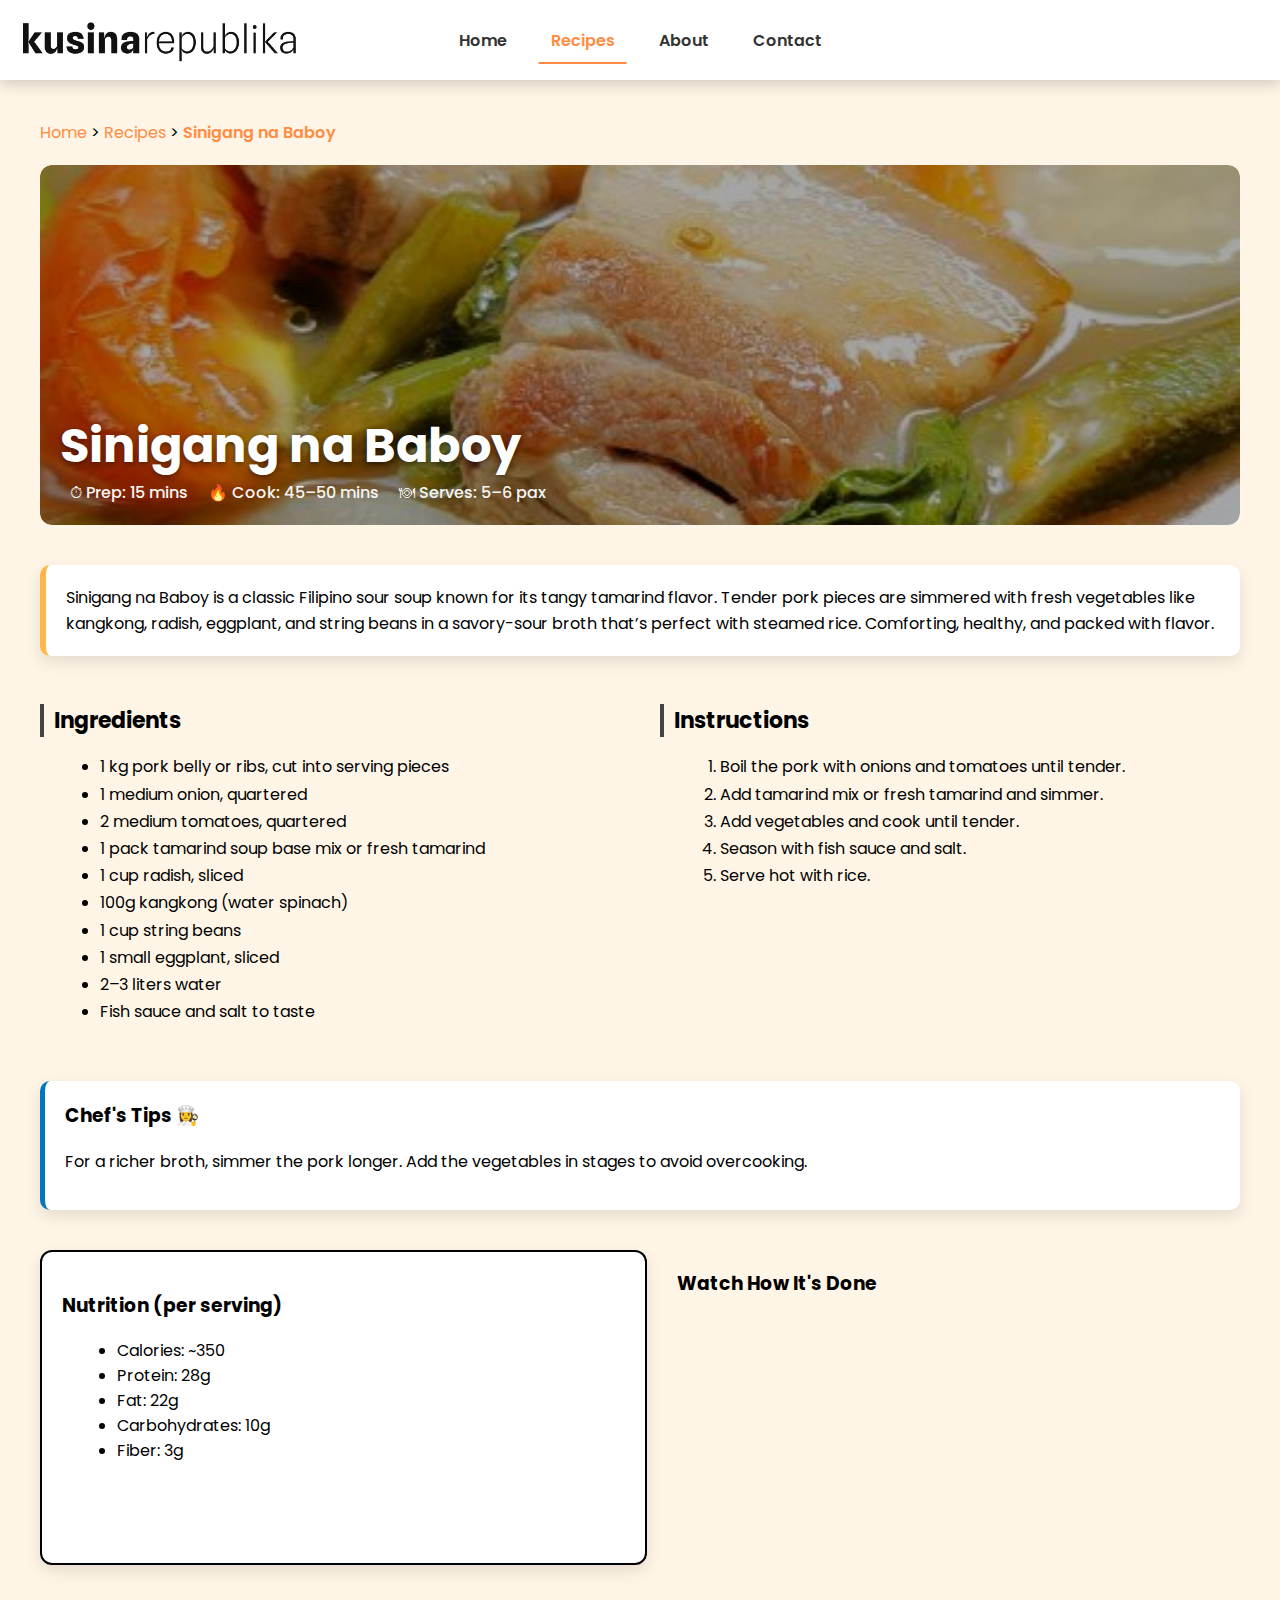
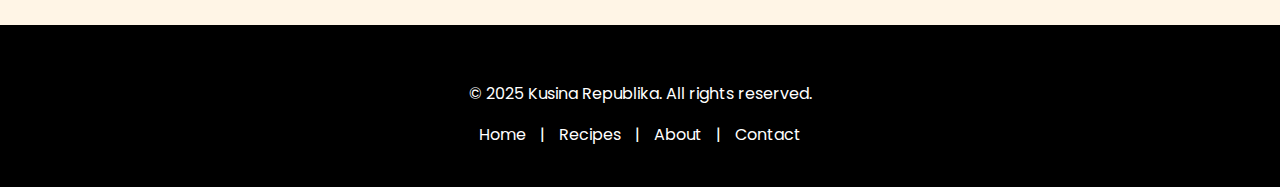
<file: sinigang.html>
<!DOCTYPE html>
<html lang="en">
<head>
    <meta charset="UTF-8" />
    <meta name="viewport" content="width=device-width, initial-scale=1.0" />
    <title>Kusina Republika | Sinigang na Baboy</title>
    <link rel="stylesheet" href="css/style.css" />
    <link href="https://fonts.googleapis.com/css2?family=Poppins:wght@400;600&display=swap" rel="stylesheet">
    <style>
        body, html {
            margin: 0;
            padding: 0;
            font-family: 'Poppins', sans-serif;
            background-color: #fff5e6;
        }

        .page-wrapper {
            min-height: 100vh;
            display: flex;
            flex-direction: column;
        }

        main {
            flex: 1;
        }

        .container {
            max-width: 1200px;
            margin: 40px auto 0 auto;
            padding: 0 40px;
        }

        .breadcrumbs {
            margin-bottom: 20px;
        }

        .breadcrumbs a {
            color: #ff8c42 !important;
            text-decoration: none;
        }
        .breadcrumbs a:hover {
            text-decoration: underline;
        }

        .hero {
            position: relative;
            margin-bottom: 40px;
            margin-top: 20px;
        }

        .hero-img {
            width: 100%;
            border-radius: 12px;
        }

        .hero-overlay {
            position: absolute;
            top: 0; left: 0;
            width: 100%;
            height: 100%;
            background-color: rgba(0,0,0,0.35);
            border-radius: 12px;
        }

        .hero-title {
            position: absolute;
            bottom: 20px;
            left: 20px;
            color: #fff;
            font-size: 3rem;
            text-shadow: 0 2px 6px rgba(0,0,0,0.5);
        }

        .hero-info {
            margin-top: 15px;
            font-size: 1rem;
        }

        .recipe-summary, .tips-box {
            background-color: #fff;
            padding: 20px;
            border-radius: 10px;
            box-shadow: 0 6px 15px rgba(0,0,0,0.1);
            margin-bottom: 30px;
        }

        .recipe-columns {
            display: flex;
            gap: 40px;
            flex-wrap: wrap;
        }

        .ingredients, .instructions {
            flex: 1 1 45%;
        }

        .ingredients ul, .instructions ol {
            margin-left: 20px;
        }

        .extra-info-container {
            display: flex;
            gap: 30px;
            flex-wrap: wrap;
            margin-top: 40px;
            margin-bottom: 60px;
        }

        .nutrition {
            background-color: #fff;
            border: 2px solid #000;
            border-radius: 12px;
            padding: 20px;
            flex: 1;
            min-width: 300px;
            box-shadow: 0 6px 15px rgba(0,0,0,0.1);
        }

        .recipe-video {
            flex: 1;
            min-width: 300px;
        }

        .recipe-video h3 {
            margin-bottom: 10px;
        }
    </style>
</head>
<body>
    <header>
        <div class="logo">
            <img src="images/kusinarepublika.png" alt="Kusina Republika Logo">
        </div>
        <nav class="header-buttons">
            <a href="index.html">Home</a>
            <a href="recipes.html" class="active">Recipes</a>
            <a href="index.html#about">About</a>
            <a href="contact.html">Contact</a>
        </nav>
    </header>

    <div class="page-wrapper">
        <main class="recipe-page">
            <div class="container">
                <nav class="breadcrumbs">
                    <a href="index.html">Home</a> &gt;
                    <a href="recipes.html">Recipes</a> &gt;
                    <span>Sinigang na Baboy</span>
                </nav>

                <section class="hero">
                    <img src="images/sinigang_baboy.jpg" class="hero-img" alt="Sinigang na Baboy">
                    <div class="hero-overlay"></div>
                    <h1 class="hero-title">Sinigang na Baboy</h1>
                    <div class="hero-info">
                        <span>⏱ Prep: 15 mins</span>
                        <span>🔥 Cook: 45–50 mins</span>
                        <span>🍽 Serves: 5–6 pax</span>
                    </div>
                </section>

                <div class="recipe-summary">
                    Sinigang na Baboy is a classic Filipino sour soup known for its tangy tamarind flavor. Tender pork pieces are simmered with fresh vegetables like kangkong, radish, eggplant, and string beans in a savory-sour broth that’s perfect with steamed rice. Comforting, healthy, and packed with flavor.
                </div>

                <div class="recipe-columns">
                    <div class="ingredients">
                        <h2>Ingredients</h2>
                        <ul>
                            <li>1 kg pork belly or ribs, cut into serving pieces</li>
                            <li>1 medium onion, quartered</li>
                            <li>2 medium tomatoes, quartered</li>
                            <li>1 pack tamarind soup base mix or fresh tamarind</li>
                            <li>1 cup radish, sliced</li>
                            <li>100g kangkong (water spinach)</li>
                            <li>1 cup string beans</li>
                            <li>1 small eggplant, sliced</li>
                            <li>2–3 liters water</li>
                            <li>Fish sauce and salt to taste</li>
                        </ul>
                    </div>

                    <div class="instructions">
                        <h2>Instructions</h2>
                        <ol>
                            <li>Boil the pork with onions and tomatoes until tender.</li>
                            <li>Add tamarind mix or fresh tamarind and simmer.</li>
                            <li>Add vegetables and cook until tender.</li>
                            <li>Season with fish sauce and salt.</li>
                            <li>Serve hot with rice.</li>
                        </ol>
                    </div>
                </div>

                <div class="tips-box">
                    <h3>Chef's Tips 👩‍🍳</h3>
                    <p>For a richer broth, simmer the pork longer. Add the vegetables in stages to avoid overcooking.</p>
                </div>

                <div class="extra-info-container">
                    <div class="nutrition">
                        <h3>Nutrition (per serving)</h3>
                        <ul>
                            <li>Calories: ~350</li>
                            <li>Protein: 28g</li>
                            <li>Fat: 22g</li>
                            <li>Carbohydrates: 10g</li>
                            <li>Fiber: 3g</li>
                        </ul>
                    </div>

                    <div class="recipe-video">
                        <h3>Watch How It's Done</h3>
                        <iframe width="100%" height="250" src="https://www.youtube-nocookie.com/embed/3BKsDVgIw90?si=8j3vtYZ4vyu53JAN" frameborder="0" allowfullscreen></iframe>
                    </div>
                </div>
            </div>
        </main>

        <footer>
            <p>&copy; 2025 Kusina Republika. All rights reserved.</p>
            <div>
                <a href="index.html">Home</a> |
                <a href="recipes.html">Recipes</a> |
                <a href="index.html#about">About</a> |
                <a href="contact.html">Contact</a>
            </div>
        </footer>
    </div>
</body>
</html>
</file>
<file: css/style.css>
html, body {
    height: 100%;
    margin: 0;
}

body {
    display: flex;
    flex-direction: column;
    margin: 0;
    font-family: 'Poppins', sans-serif;
}

main {
  flex: 1;
}

.logo {
    font-size: 26px;
    font-weight: 600;
    line-height: 80px;
}

nav ul {
    list-style: none;
    display: flex;
    gap: 25px;
    margin: 0;
    padding: 0;
}

nav ul li {
    cursor: pointer;
    font-weight: 500;
    letter-spacing: 1px;
    line-height: 80px;
}

.search-icon {
    font-size: 20px;
    cursor: pointer;
    line-height: 80px;
}

.container {
    max-width: 1100px;
    margin: 40px auto;
    padding: 0 20px;
}

.section-title {
    font-size: 24px;
    font-weight: bold;
    margin-bottom: 20px;
    border-bottom: 2px solid #000;
    width: fit-content;
}

.recipe-grid {
    display: grid;
    grid-template-columns: repeat(auto-fit, minmax(280px, 1fr));
    gap: 20px;
}

footer {
    background-color: #000;
    color: #fff;
    padding: 40px 20px;
    text-align: center;
    font-family: 'Poppins', sans-serif;
    margin-top: auto;
}

footer a {
    color: #fff;
    text-decoration: none;
    margin: 0 10px;
}

footer a:hover {
    text-decoration: underline;
}

.carousel-container {
    position: relative;
    max-width: 1100px;
    margin: 40px auto;
}

.carousel-wrapper {
    overflow: hidden;
}

.carousel {
    display: flex;
    gap: 20px;
    transition: transform 0.5s ease;
}

.recipe-card img {
    width: 100%;
    aspect-ratio: 1 / 1;
    object-fit: cover;
    border-radius: 6px;
}

.recipe-card {
    min-width: 280px;
    text-align: center;
}

.recipe-title {
    margin-top: 10px;
    font-size: 18px;
    font-weight: 600;
}

.prev, .next {
    position: absolute;
    top: 50%;
    transform: translateY(-50%);
    background-color: rgba(0,0,0,0.5);
    color: #fff;
    border: none;
    font-size: 24px;
    padding: 10px;
    cursor: pointer;
    border-radius: 50%;
}

.prev { left: -60px; }
.next { right: -60px; }

.prev, .next {
    font-size: 28px;
    padding: 15px;
}

.prev:hover, .next:hover {
    background-color: rgba(0,0,0,0.8);
}

.hero {
    position: relative;
    height: 360px;
    border-radius: 12px;
    overflow: hidden;
    margin-bottom: 30px;
}

.hero-img {
    width: 100%;
    height: 100%;
    object-fit: cover;
    display: block;
}

.hero-overlay {
    position: absolute;
    top: 0;
    left: 0;
    width: 100%;
    height: 100%;
    background-color: rgba(0, 0, 0, 0.35);
    pointer-events: none;
}

.hero-title {
    position: absolute;
    bottom: 60px;
    left: 30px;
    font-size: 42px;
    color: #fff;
    font-weight: 700;
    line-height: 1.1;
    text-shadow: 0 3px 10px rgba(0,0,0,0.4);
}

.hero-info {
    position: absolute;
    bottom: 20px;
    left: 30px;
    display: flex;
    gap: 20px;
    color: #f5f5f5;
    font-weight: 500;
    font-size: 14px;
}

.recipe-summary {
    background: #ffffff;
    padding: 18px 20px;
    border-left: 6px solid #ffb74d;
    border-radius: 6px;
    margin-bottom: 25px;
    font-size: 16px;
    line-height: 1.6;
}

.recipe-columns {
    display: grid;
    grid-template-columns: 1fr 1.4fr;
    gap: 40px;
    margin-bottom: 40px;
}

.ingredients ul, 
.instructions ol {
    margin-left: 20px;
    line-height: 1.7;
}

.ingredients h2,
.instructions h2 {
    font-size: 22px;
    margin-bottom: 10px;
    border-left: 4px solid #444;
    padding-left: 10px;
}

.tips-box {
    background: #ffffff;
    padding: 20px;
    border-radius: 8px;
    border-left: 5px solid #0277bd;
    margin-bottom: 30px;
}

.tips-box h3 {
    margin-top: 0;
}

.nutrition {
    background: #fafafa;
    padding: 18px;
    border-radius: 8px;
    border: 1px solid #eee;
    width: fit-content;
}

.nutrition ul {
    margin-left: 15px;
}

.recipe-link {
    text-decoration: none;
    color: inherit;
    display: inline-block;
}

.recipe-card img {
    transition: transform 0.3s ease;
}

.recipe-card img:hover {
    transform: scale(1.05);
    filter: brightness(1.05);
}

.testimonials-section {
    margin: 50px 0;
    text-align: center;
}

.testimonials-carousel {
    position: relative;
    max-width: 700px;
    margin: auto;
    overflow: hidden;
}

.testimonials-wrapper {
    overflow: hidden;
}

.testimonials {
    display: flex;
    transition: transform 0.4s ease;
}

.testimonial-card {
    min-width: 100%;
    padding: 30px;
    background: #fff;
    border-radius: 20px;
    box-shadow: 0 4px 15px rgba(0,0,0,0.1);
}

.test-prev, .test-next {
    position: absolute;
    top: 50%;
    transform: translateY(-50%);
    background: #333;
    color: #fff;
    border: none;
    padding: 12px 16px;
    cursor: pointer;
    border-radius: 50%;
    font-size: 22px;
}

.test-prev { left: -20px; }
.test-next { right: -20px; }

.test-prev:hover, .test-next:hover {
    background: #000;
}

.hero-banner {
    width: 100%;
    height: 350px;
    background: #293b8b; /* Blue background like sample */
    background-image: url("your-image.jpg"); /* Optional */
    background-size: cover;
    background-position: center;
    background-blend-mode: multiply; /* Darken image for readable text */
    display: flex;
    justify-content: center;
    align-items: center;
    padding: 20px;
}

.hero-content {
    text-align: center;
    color: white;
    max-width: 700px;
}

.hero-content h1 {
    font-size: 2.3rem;
    font-weight: 700;
}

.hero-content h1 span {
    color: #ffd447; /* Accent color (gold/yellow) */
}

.hero-content p {
    margin-top: 10px;
    font-size: 1.1rem;
    line-height: 1.5;
    opacity: 0.9;
}

.hero-btn {
    display: inline-block;
    margin-top: 20px;
    padding: 12px 24px;
    background: #ffd447;
    color: #293b8b;
    font-weight: 700;
    border-radius: 6px;
    text-decoration: none;
    transition: 0.2s;
}

.hero-btn:hover {
    background: #ffcc33;
    transform: translateY(-2px);
}

header {
    position: relative;        /* for absolutely centered nav */
    display: flex;
    align-items: center;       /* vertical centering of logo */
    height: 80px;              /* set exact header height */
    padding: 0 20px;           /* horizontal padding only */
    background-color: #fff;
    box-shadow: 0 4px 14px rgba(0, 0, 0, 0.18);
    top: 0;
    z-index: 1000;
}

/* Logo stays on left */
.logo img {
  height: 40px;
  width: auto;
  margin-top: 35px;
}

/* Nav buttons absolutely centered */
.header-buttons {
  position: absolute;
  left: 50%;               /* move left edge to center */
  transform: translateX(-50%); /* shift back by half width */
  display: flex;
  gap: 20px;
}

/* Nav links/buttons */
.header-buttons a {
  text-decoration: none;
  color: #333;
  font-weight: 600;
  padding: 8px 12px;
  transition: background-color 0.3s, color 0.3s;
}

.header-buttons a:hover {
  background-color: #f0f0f0;
  border-radius: 5px;
}

.about {
  padding: 30px 20px 60px 20px;
  background-color: #fff5e6;
  margin: 0;
}

.about-container {
  display: flex;
  flex-wrap: wrap;
  align-items: center;
  justify-content: center;
  gap: 80px;
  max-width: 1200px;
  margin: 0 auto;
}

.about-text {
  flex: 1 1 400px;
}

.about-text h2 {
  font-size: 2.5rem;
  margin-bottom: 20px;
  color: #d35400;
}

.about-text p {
  line-height: 1.8;
  margin-bottom: 15px;
  font-size: 1.1rem;
  color: #333;
}

.about-image {
  width: 500px;             /* square container width */
  height: 400px;            /* square container height */
  overflow: hidden;         /* crop any overflow */
  display: flex;
  justify-content: center;  /* center image horizontally */
  align-items: center;      /* center image vertically */
}
.about-image img {
  width: 100%;
  height: 100%;           /* fixed height to create square-ish container */
  object-fit: cover;       /* crops image to fill container without distortion */
  border-radius: 0;        /* sharp edges */
  transform: scale(1.1);   /* zoom in slightly by default */
}

.featured-recipes {
  padding: 20px 20px;
  margin: 0;
}

.cta {
  background-color: #ff8c42;  /* warm, inviting color */
  color: white;
  text-align: center;
  padding: 60px 20px;
  /* border-radius removed for sharp edges */
  margin: 0; /* spacing from previous section */
}

.cta h2 {
  font-size: 2.2rem;
  margin-bottom: 20px;
}

.cta p {
  font-size: 1.1rem;
  margin-bottom: 30px;
  line-height: 1.6;
  max-width: 600px;
  margin-left: auto;
  margin-right: auto;
}

.cta-form {
  display: flex;
  justify-content: center;
  gap: 10px;
  flex-wrap: wrap;
}

.cta-form input[type="email"] {
  padding: 12px 15px;
  border: none;
  font-size: 1rem;
  flex: 1 1 250px;
  /* border-radius removed */
}

.cta-form button {
  background-color: #fff;
  color: #ff8c42;
  padding: 12px 25px;
  border: none;
  font-weight: 600;
  cursor: pointer;
  transition: background-color 0.3s;
  /* border-radius removed */
}

.cta-form button:hover {
  background-color: #ffe0cc;
}

/* Only affects recipes page */
body.recipes-page-body {
    background-color: #fff5e6;  /* full-page background */
}

/* Header uses same color so it blends */
body.recipes-page-body header {
    background-color: #fff5e6;
}

.page-wrapper {
    display: flex;
    flex-direction: column;
    min-height: 100vh;
}

/* Recipes section */
.recipes-page {
    background-color: #fff5e6;  /* only recipes area */
    padding: 50px 20px;
    flex: 1;  /* expand to fill space above footer */
}

.recipes-page .section-title {
    font-size: 2.5rem;
    margin-bottom: 40px;
    text-align: center;
    color: #d35400;
}

/* Grid layout */
.recipes-grid {
    display: grid;
    grid-template-columns: repeat(auto-fit, minmax(250px, 1fr));
    gap: 20px;
    justify-items: center;
}

/* Recipe card styling */
.recipe-card {
    background-color: #fff5e6;  /* blends with section */
    border-radius: 0;           /* sharp edges */
    overflow: hidden;
    width: 250px;
    transition: transform 0.3s;
}

.recipe-card img {
    width: 100%;
    height: 250px;
    object-fit: cover;
    transform: scale(1.1);      /* zoomed in by default */
}

.recipe-card:hover {
    transform: scale(1.03);     /* subtle hover zoom */
}

.recipe-title {
    padding: 10px 0;
    font-weight: 600;
    font-size: 1.1rem;
    color: #333;
    text-align: center;
}

@media (max-width: 600px) {

    header {
        height: auto;
        padding: 15px 20px;
        flex-direction: column;
        gap: 10px;
    }

    /* Center the logo */
    .logo img {
        margin-top: 0;
        height: 32px;
    }

    /* Make nav buttons stack or shrink nicely */
    .header-buttons {
        position: static;
        transform: none;
        left: 0;
        display: flex;
        justify-content: center;
        flex-wrap: wrap;
        gap: 12px;
    }

    .header-buttons a {
        font-size: 14px;
        padding: 6px 10px;
    }

    /* About section */
    .about-container {
        flex-direction: column;
        gap: 40px;
        text-align: center;
    }

    .about-image {
        width: 260px;
        height: 260px;
    }

    /* Recipe grid 1 column on phones */
    .recipes-grid {
        grid-template-columns: repeat(1, 1fr);
    }

    .recipe-card {
        width: 100%;
        max-width: 320px;
    }

    .recipe-card img {
        height: 220px;
    }

    /* Hero text scale */
    .hero-title {
        font-size: 28px;
        bottom: 40px;
    }

    .hero-info {
        bottom: 10px;
        font-size: 12px;
    }

    /* CTA section */
    .cta h2 {
        font-size: 1.8rem;
    }

    .cta p {
        font-size: 1rem;
        padding: 0 10px;
    }

    .cta-form {
        flex-direction: column;
    }

    .cta-form input[type="email"] {
        width: 100%;
    }
}

@media (max-width: 1024px) {

    /* Center everything more neatly */
    header {
        padding: 15px 30px;
    }

    .header-buttons {
        gap: 18px;
    }

    .recipe-grid,
    .recipes-grid {
        grid-template-columns: repeat(2, 1fr);
        gap: 25px;
    }

    .about-container {
        flex-direction: column;
        gap: 60px;
        text-align: center;
    }

    .about-image {
        width: 350px;
        height: 350px;
    }
}

@media (min-width: 1400px) {
    .container {
        max-width: 1300px;
    }

    .about-container {
        max-width: 1400px;
    }
}

/* Carousel recipe cards background */
.carousel .recipe-card {
    background-color: #ffffff;  /* light warm color */
    border-radius: 6px;          /* optional: keeps edges slightly rounded */
    overflow: hidden;
    transition: transform 0.3s;
}

.carousel .recipe-card:hover {
    transform: scale(1.05);
    filter: brightness(1.05);
}

.carousel .recipe-card {
    box-shadow: 0 4px 12px rgba(0,0,0,0.1);
}

.header-buttons a {
  position: relative;
  text-decoration: none;
  color: #333;            /* default color */
  font-weight: 600;
  padding: 8px 12px;
  transition: color 0.3s;
}

/* Hover underline effect */
.header-buttons a::after {
  content: "";
  position: absolute;
  left: 0;
  bottom: -3px;           /* distance from text */
  width: 0%;
  height: 2px;            /* underline thickness */
  background: #ff8c42;    /* underline color */
  transition: width 0.3s ease;
}

.header-buttons a:hover::after {
  width: 100%;
}

/* Active page styles */
.header-buttons a.active {
  color: #ff8c42;          /* active link color */
}

.header-buttons a.active::after {
  width: 100%;             /* underline stays visible */
}

.breadcrumb {
  font-size: 0.9rem;
  margin-bottom: 20px;
  color: #555;
}

.breadcrumbs a {
    color: #ff8c42; /* orange */
    text-decoration: none;
}

.breadcrumbs a:hover {
    text-decoration: underline;
}

.breadcrumbs span {
    color: #ff8c42; /* make the current page orange too */
    font-weight: 600;
}

.breadcrumbs a:visited {
    color: #ff8c42;       /* same orange for visited links */
}

.breadcrumbs a,
.breadcrumbs a:visited,
.breadcrumbs a:hover,
.breadcrumbs a:active {
    color: #ff8c42 !important;  /* force orange */
    text-decoration: none;       /* remove underline by default */
}

.breadcrumbs a:hover {
    text-decoration: underline;  /* underline only on hover */
}

.recipe-page .breadcrumbs a,
.contact-page .breadcrumbs a {
    color: #ff8c42 !important;   /* orange */
    text-decoration: none !important; /* remove underline */
}
</file>
